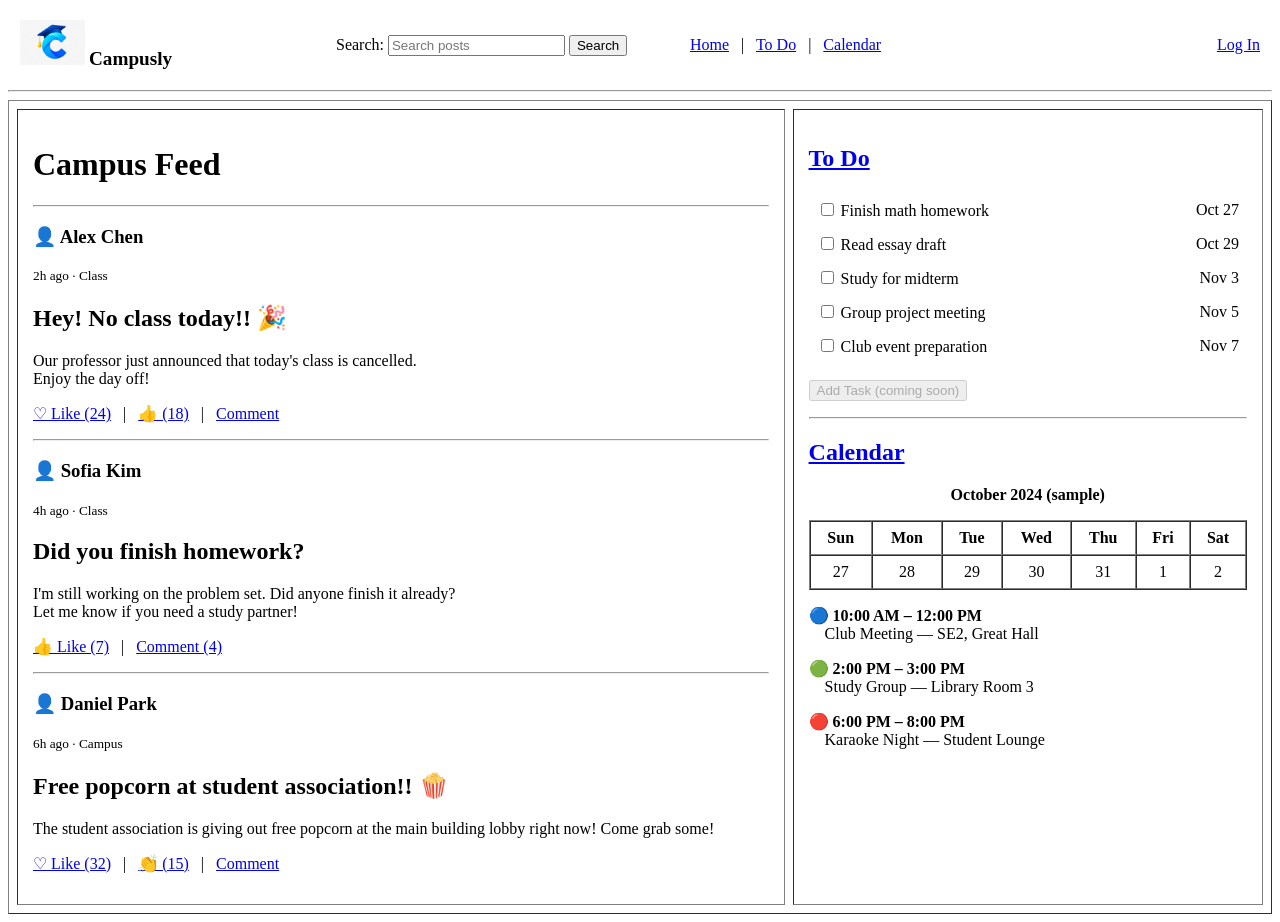
<file: index.html>
<!DOCTYPE html>
<html lang="en">
<head>
  <meta charset="UTF-8">
  <meta name="viewport" content="width=device-width, initial-scale=1.0">
  <title>Campusly | Home</title>
</head>
<body>
  <!-- HTML-only prototype: no CSS and no JavaScript. -->
  <header>
  <table width="100%" cellpadding="12" cellspacing="0">
    <tr>
      <td width="25%" valign="middle"><a href="index.html"><img src="assets/campusly-logo.png" alt="Campusly logo" width="65" height="45"></a> <big><b>Campusly</b></big></td>
      <td width="28%" valign="middle"><form action="index.html#feed" method="get"><label for="search">Search:</label> <input id="search" name="q" type="search" placeholder="Search posts"> <button type="submit">Search</button></form></td>
      <td valign="middle"><nav><a href="index.html">Home</a> &nbsp; | &nbsp; <a href="todo.html">To Do</a> &nbsp; | &nbsp; <a href="calendar.html">Calendar</a></nav></td>
      <td align="right" valign="middle"><a href="login.html">Log In</a></td>
    </tr>
  </table>
  <hr>
  </header>
  <main id="home">
    <table width="100%" border="1" cellpadding="15" cellspacing="8">
      <tr>
        <td width="62%" valign="top" id="feed">
          <h1>Campus Feed</h1>
          <hr>
          <article>
            <h3>👤 Alex Chen</h3>
            <small>2h ago · Class</small>
            <h2>Hey! No class today!! 🎉</h2>
            <p>Our professor just announced that today's class is cancelled.<br>Enjoy the day off!</p>
            <p><a href="#feed">♡ Like (24)</a> &nbsp; | &nbsp; <a href="#feed">👍 (18)</a> &nbsp; | &nbsp; <a href="#feed">Comment</a></p>
          </article>
          <hr>
          <article>
            <h3>👤 Sofia Kim</h3>
            <small>4h ago · Class</small>
            <h2>Did you finish homework?</h2>
            <p>I'm still working on the problem set. Did anyone finish it already?<br>Let me know if you need a study partner!</p>
            <p><a href="#feed">👍 Like (7)</a> &nbsp; | &nbsp; <a href="#feed">Comment (4)</a></p>
          </article>
          <hr>
          <article>
            <h3>👤 Daniel Park</h3>
            <small>6h ago · Campus</small>
            <h2>Free popcorn at student association!! 🍿</h2>
            <p>The student association is giving out free popcorn at the main building lobby right now! Come grab some!</p>
            <p><a href="#feed">♡ Like (32)</a> &nbsp; | &nbsp; <a href="#feed">👏 (15)</a> &nbsp; | &nbsp; <a href="#feed">Comment</a></p>
          </article>
        </td>
        <td width="38%" valign="top">
          <section id="todo">
            <h1><a href="todo.html">To Do</a></h1>
            <form>
              <table width="100%" cellpadding="6">
                <tr><td><label><input type="checkbox"> Finish math homework</label></td><td align="right">Oct 27</td></tr>
                <tr><td><label><input type="checkbox"> Read essay draft</label></td><td align="right">Oct 29</td></tr>
                <tr><td><label><input type="checkbox"> Study for midterm</label></td><td align="right">Nov 3</td></tr>
                <tr><td><label><input type="checkbox"> Group project meeting</label></td><td align="right">Nov 5</td></tr>
                <tr><td><label><input type="checkbox"> Club event preparation</label></td><td align="right">Nov 7</td></tr>
              </table>
              <p><button type="button" disabled>Add Task (coming soon)</button></p>
            </form>
          </section>
          <hr>
          <section id="calendar">
            <h1><a href="calendar.html">Calendar</a></h1>
            <p align="center"><b>October 2024 (sample)</b></p>
            <table border="1" cellpadding="7" cellspacing="0" width="100%">
              <tr><th>Sun</th><th>Mon</th><th>Tue</th><th>Wed</th><th>Thu</th><th>Fri</th><th>Sat</th></tr>
              <tr align="center"><td>27</td><td>28</td><td>29</td><td>30</td><td>31</td><td>1</td><td>2</td></tr>
            </table>
            <p>🔵 <b>10:00 AM – 12:00 PM</b><br>&nbsp;&nbsp;&nbsp;&nbsp;Club Meeting — SE2, Great Hall</p>
            <p>🟢 <b>2:00 PM – 3:00 PM</b><br>&nbsp;&nbsp;&nbsp;&nbsp;Study Group — Library Room 3</p>
            <p>🔴 <b>6:00 PM – 8:00 PM</b><br>&nbsp;&nbsp;&nbsp;&nbsp;Karaoke Night — Student Lounge</p>
          </section>
        </td>
      </tr>
    </table>
  </main>
</body>
</html>
</file>
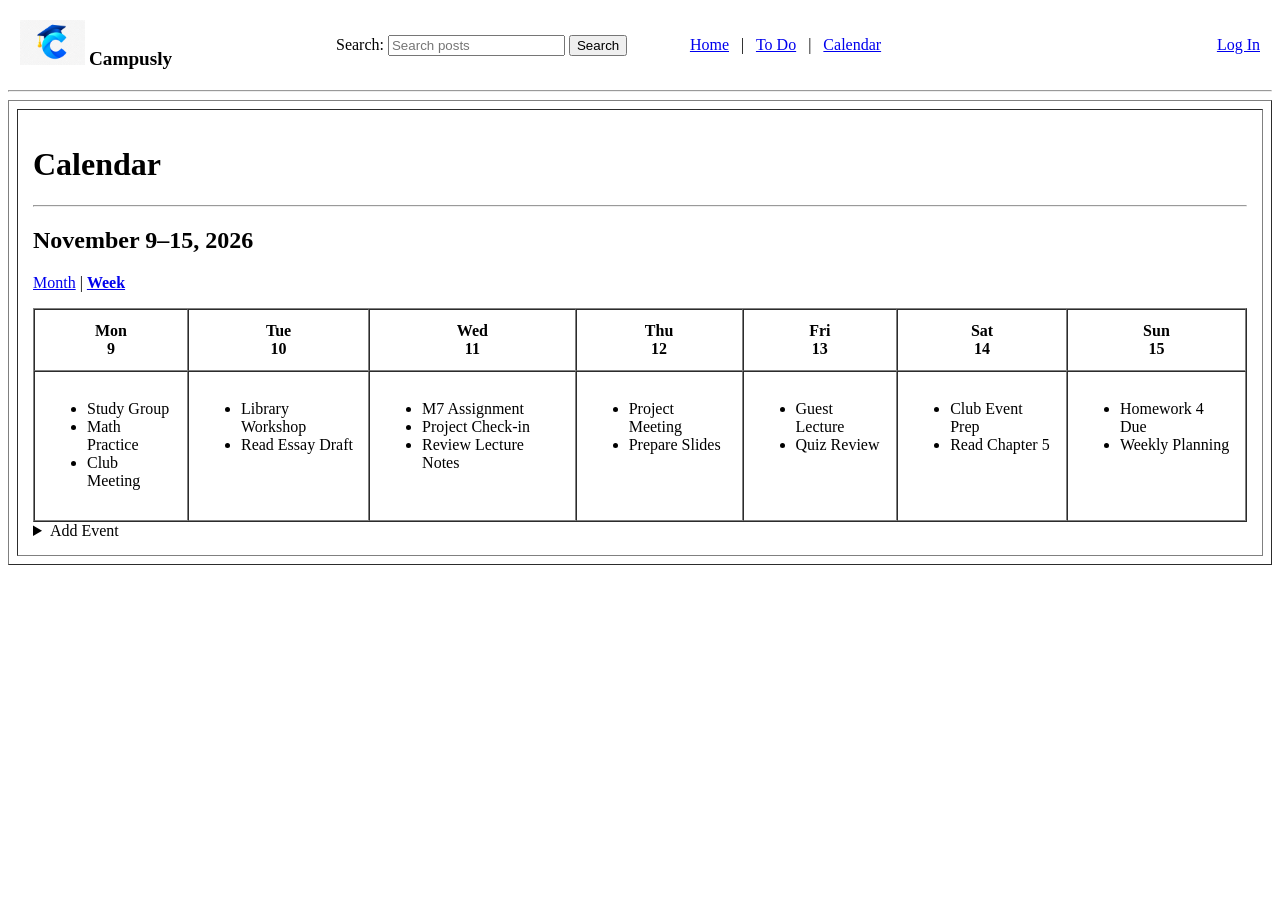
<file: calendar-week.html>
<!DOCTYPE html>
<html lang="en">
<head>
  <meta charset="UTF-8">
  <meta name="viewport" content="width=device-width, initial-scale=1.0">
  <title>Campusly | Calendar Week</title>
</head>
<body>
  <header>
  <table width="100%" cellpadding="12" cellspacing="0">
    <tr>
      <td width="25%" valign="middle"><a href="index.html"><img src="assets/campusly-logo.png" alt="Campusly logo" width="65" height="45"></a> <big><b>Campusly</b></big></td>
      <td width="28%" valign="middle"><form action="index.html#feed" method="get"><label for="search">Search:</label> <input id="search" name="q" type="search" placeholder="Search posts"> <button type="submit">Search</button></form></td>
      <td valign="middle"><nav><a href="index.html">Home</a> &nbsp; | &nbsp; <a href="todo.html">To Do</a> &nbsp; | &nbsp; <a href="calendar.html">Calendar</a></nav></td>
      <td align="right" valign="middle"><a href="login.html">Log In</a></td>
    </tr>
  </table>
  <hr>
  </header>
  <main>
    <table width="100%" border="1" cellpadding="15" cellspacing="8">
      <tr>
        <td valign="top">
          <h1>Calendar</h1>
          <hr>
          <h2>November 9–15, 2026</h2>
          <p><a href="calendar.html">Month</a> | <a href="calendar-week.html" aria-current="page"><b>Week</b></a></p>
          <table border="1" width="100%" cellpadding="12" cellspacing="0">
            <thead>
              <tr><th scope="col">Mon<br>9</th><th scope="col">Tue<br>10</th><th scope="col">Wed<br>11</th><th scope="col">Thu<br>12</th><th scope="col">Fri<br>13</th><th scope="col">Sat<br>14</th><th scope="col">Sun<br>15</th></tr>
            </thead>
            <tbody>
              <tr height="150">
                <td valign="top"><ul><li>Study Group</li><li>Math Practice</li><li>Club Meeting</li></ul></td>
                <td valign="top"><ul><li>Library Workshop</li><li>Read Essay Draft</li></ul></td>
                <td valign="top"><ul><li>M7 Assignment</li><li>Project Check-in</li><li>Review Lecture Notes</li></ul></td>
                <td valign="top"><ul><li>Project Meeting</li><li>Prepare Slides</li></ul></td>
                <td valign="top"><ul><li>Guest Lecture</li><li>Quiz Review</li></ul></td>
                <td valign="top"><ul><li>Club Event Prep</li><li>Read Chapter 5</li></ul></td>
                <td valign="top"><ul><li>Homework 4 Due</li><li>Weekly Planning</li></ul></td>
              </tr>
            </tbody>
          </table>
          <details>
            <summary>Add Event</summary>
            <form action="calendar-week.html" method="get">
              <p><label for="event-title">Title</label> <input id="event-title" type="text" required></p>
              <p><label for="event-date">Date</label> <input id="event-date" type="date" required></p>
              <button type="submit">Save</button>
            </form>
          </details>
        </td>
      </tr>
    </table>
  </main>
</body>
</html>
</file>
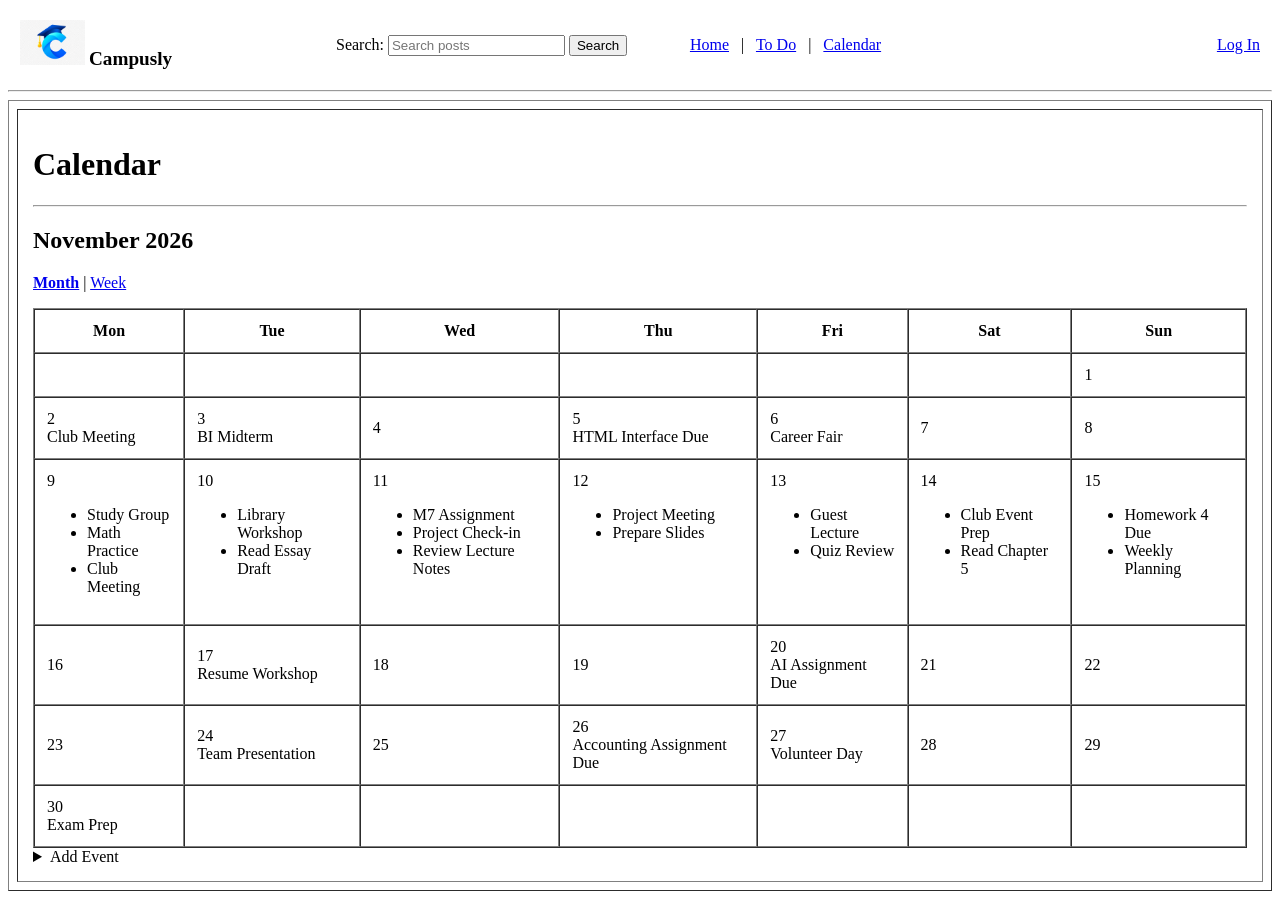
<file: calendar.html>
<!DOCTYPE html>
<html lang="en">
<head>
  <meta charset="UTF-8">
  <meta name="viewport" content="width=device-width, initial-scale=1.0">
  <title>Campusly | Calendar</title>
</head>
<body>
  <header>
  <table width="100%" cellpadding="12" cellspacing="0">
    <tr>
      <td width="25%" valign="middle"><a href="index.html"><img src="assets/campusly-logo.png" alt="Campusly logo" width="65" height="45"></a> <big><b>Campusly</b></big></td>
      <td width="28%" valign="middle"><form action="index.html#feed" method="get"><label for="search">Search:</label> <input id="search" name="q" type="search" placeholder="Search posts"> <button type="submit">Search</button></form></td>
      <td valign="middle"><nav><a href="index.html">Home</a> &nbsp; | &nbsp; <a href="todo.html">To Do</a> &nbsp; | &nbsp; <a href="calendar.html">Calendar</a></nav></td>
      <td align="right" valign="middle"><a href="login.html">Log In</a></td>
    </tr>
  </table>
  <hr>
  </header>
  <main>
    <table width="100%" border="1" cellpadding="15" cellspacing="8">
      <tr>
        <td valign="top">
          <h1>Calendar</h1>
          <hr>
          <h2>November 2026</h2>
          <p><a href="calendar.html" aria-current="page"><b>Month</b></a> | <a href="calendar-week.html">Week</a></p>
          <table border="1" width="100%" cellpadding="12" cellspacing="0">
            <thead>
              <tr><th scope="col">Mon</th><th scope="col">Tue</th><th scope="col">Wed</th><th scope="col">Thu</th><th scope="col">Fri</th><th scope="col">Sat</th><th scope="col">Sun</th></tr>
            </thead>
            <tbody>
              <tr><td></td><td></td><td></td><td></td><td></td><td></td><td>1</td></tr>
              <tr><td>2<br>Club Meeting</td><td>3<br>BI Midterm</td><td>4</td><td>5<br>HTML Interface Due</td><td>6<br>Career Fair</td><td>7</td><td>8</td></tr>
              <tr>
                <td valign="top">9<ul><li>Study Group</li><li>Math Practice</li><li>Club Meeting</li></ul></td>
                <td valign="top">10<ul><li>Library Workshop</li><li>Read Essay Draft</li></ul></td>
                <td valign="top">11<ul><li>M7 Assignment</li><li>Project Check-in</li><li>Review Lecture Notes</li></ul></td>
                <td valign="top">12<ul><li>Project Meeting</li><li>Prepare Slides</li></ul></td>
                <td valign="top">13<ul><li>Guest Lecture</li><li>Quiz Review</li></ul></td>
                <td valign="top">14<ul><li>Club Event Prep</li><li>Read Chapter 5</li></ul></td>
                <td valign="top">15<ul><li>Homework 4 Due</li><li>Weekly Planning</li></ul></td>
              </tr>
              <tr><td>16</td><td>17<br>Resume Workshop</td><td>18</td><td>19</td><td>20<br>AI Assignment Due</td><td>21</td><td>22</td></tr>
              <tr><td>23</td><td>24<br>Team Presentation</td><td>25</td><td>26<br>Accounting Assignment Due</td><td>27<br>Volunteer Day</td><td>28</td><td>29</td></tr>
              <tr><td>30<br>Exam Prep</td><td></td><td></td><td></td><td></td><td></td><td></td></tr>
            </tbody>
          </table>
          <details>
            <summary>Add Event</summary>
            <form action="calendar.html" method="get">
              <p><label for="event-title">Title</label> <input id="event-title" type="text" required></p>
              <p><label for="event-date">Date</label> <input id="event-date" type="date" required></p>
              <button type="submit">Save</button>
            </form>
          </details>
        </td>
      </tr>
    </table>
  </main>
</body>
</html>
</file>
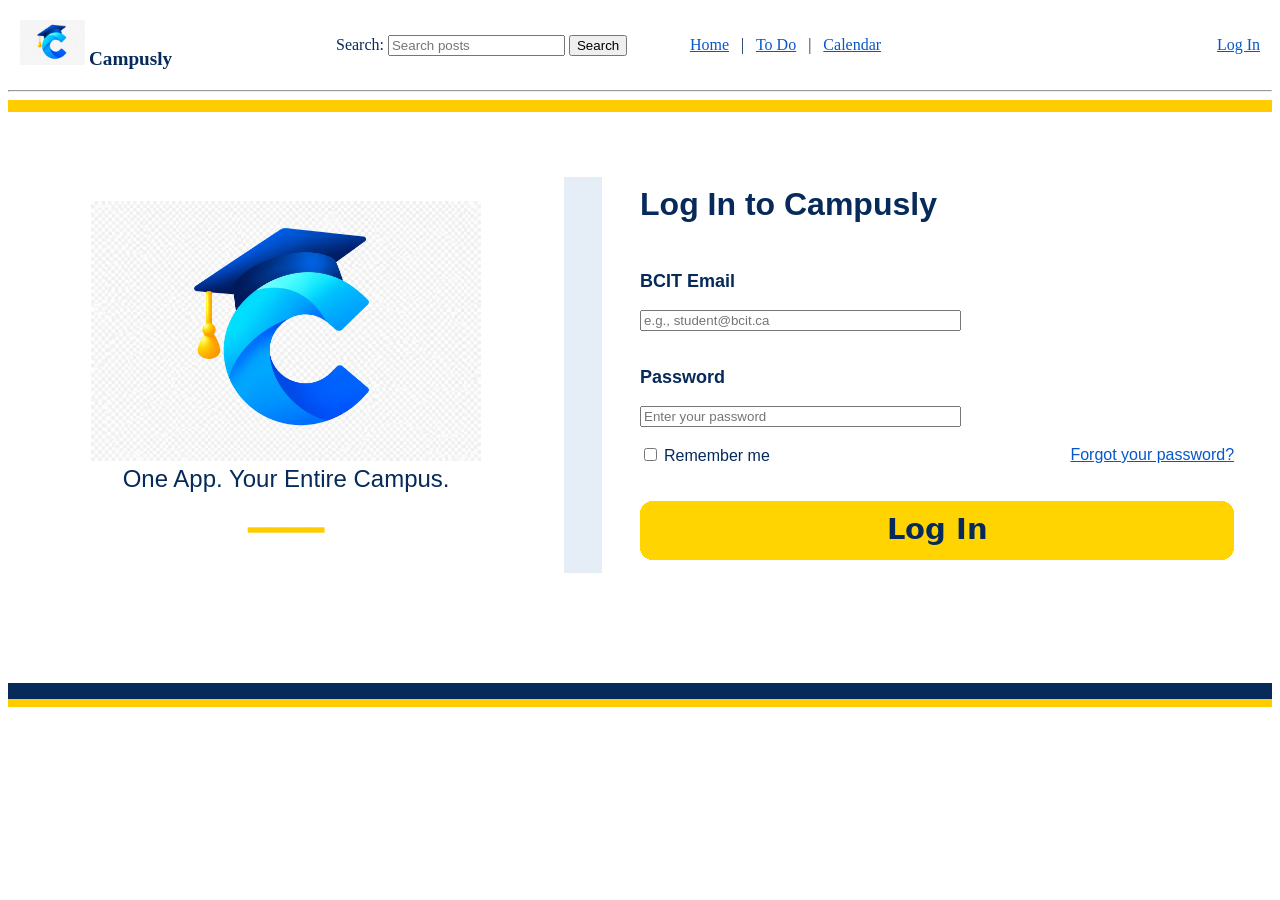
<file: login.html>
<!DOCTYPE html>
<html lang="en">
<head>
  <meta charset="UTF-8">
  <meta name="viewport" content="width=device-width, initial-scale=1.0">
  <title>Log In | Campusly</title>
</head>
<body bgcolor="#FFFFFF" text="#062A59" link="#0757C9" vlink="#0757C9">
  <!-- HTML-only prototype. No CSS or JavaScript. Login requires a server-side authentication handler. -->
  <header>
  <table width="100%" cellpadding="12" cellspacing="0">
    <tr>
      <td width="25%" valign="middle"><a href="index.html"><img src="assets/campusly-logo.png" alt="Campusly logo" width="65" height="45"></a> <big><b>Campusly</b></big></td>
      <td width="28%" valign="middle"><form action="index.html#feed" method="get"><label for="search">Search:</label> <input id="search" name="q" type="search" placeholder="Search posts"> <button type="submit">Search</button></form></td>
      <td valign="middle"><nav><a href="index.html">Home</a> &nbsp; | &nbsp; <a href="todo.html">To Do</a> &nbsp; | &nbsp; <a href="calendar.html">Calendar</a></nav></td>
      <td align="right" valign="middle"><a href="login.html">Log In</a></td>
    </tr>
  </table>
  <hr>
  </header>
  <table width="100%" cellpadding="0" cellspacing="0" border="0">
    <tr bgcolor="#FFCC00"><td height="12" colspan="3"></td></tr>
    <tr><td colspan="3" height="65"></td></tr>
    <tr>
      <td width="44%" align="center" valign="middle">
        <img src="assets/campusly-logo.png" alt="Campusly logo" width="390"><br>
        <font face="Arial, sans-serif" color="#062A59" size="5">One App. Your Entire Campus.</font><br><br>
        <font color="#FFCC00" size="6">━━━━</font>
      </td>
      <td width="3%" bgcolor="#E5EDF6">&nbsp;</td>
      <td width="53%" valign="top" align="center">
        <table width="80%" cellpadding="9" cellspacing="0" border="0">
          <tr><td><font face="Arial, sans-serif" color="#062A59" size="6"><b>Log In to Campusly</b></font></td></tr>
          <tr><td height="12"></td></tr>
          <tr><td>
            <form action="#" method="post">
              <font face="Arial, sans-serif" size="4"><b>BCIT Email</b></font><br><br>
              <input type="email" name="email" placeholder="e.g., student@bcit.ca" size="38" required><br><br><br>
              <font face="Arial, sans-serif" size="4"><b>Password</b></font><br><br>
              <input type="password" name="password" placeholder="Enter your password" size="38" required><br><br>
              <table width="100%" border="0" cellpadding="0" cellspacing="0"><tr>
                <td><label><input type="checkbox" name="remember"> <font face="Arial, sans-serif">Remember me</font></label></td>
                <td align="right"><font face="Arial, sans-serif"><a href="#">Forgot your password?</a></font></td>
              </tr></table><br><br>
              <table width="100%" cellpadding="0" cellspacing="0" border="0"><tr><td align="center">
                <input type="image" src="assets/login-button.png" alt="Log In" width="594" height="59">
              </td></tr></table>
            </form>
          </td></tr>
        </table>
      </td>
    </tr>
    <tr><td colspan="3" height="110"></td></tr>
    <tr bgcolor="#062A59"><td colspan="3" height="16"></td></tr>
    <tr bgcolor="#FFCC00"><td colspan="3" height="8"></td></tr>
  </table>
</body>
</html>
</file>
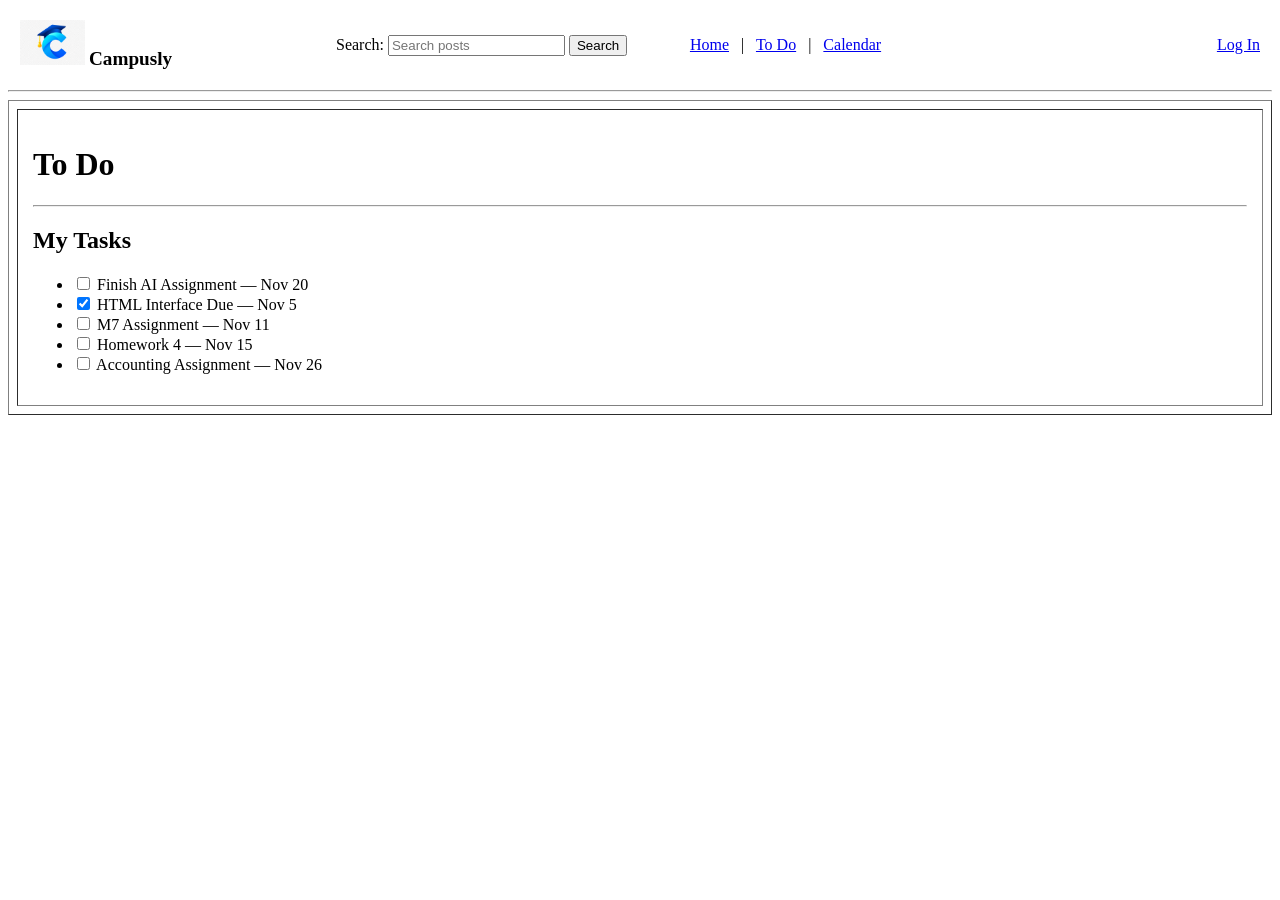
<file: todo.html>
<!DOCTYPE html>
<html lang="en">
<head>
  <meta charset="UTF-8">
  <meta name="viewport" content="width=device-width, initial-scale=1.0">
  <title>Campusly - To Do</title>
  <link rel="icon" type="image/png" href="assets/campusly-logo.png">
</head>
<body>

  <header>
  <table width="100%" cellpadding="12" cellspacing="0">
    <tr>
      <td width="25%" valign="middle"><a href="index.html"><img src="assets/campusly-logo.png" alt="Campusly logo" width="65" height="45"></a> <big><b>Campusly</b></big></td>
      <td width="28%" valign="middle"><form action="index.html#feed" method="get"><label for="search">Search:</label> <input id="search" name="q" type="search" placeholder="Search posts"> <button type="submit">Search</button></form></td>
      <td valign="middle"><nav><a href="index.html">Home</a> &nbsp; | &nbsp; <a href="todo.html">To Do</a> &nbsp; | &nbsp; <a href="calendar.html">Calendar</a></nav></td>
      <td align="right" valign="middle"><a href="login.html">Log In</a></td>
    </tr>
  </table>
  <hr>
  </header>

  <main>
    <table width="100%" border="1" cellpadding="15" cellspacing="8">
      <tr>
        <td valign="top">
          <h1>To Do</h1>
          <hr>
          <h2>My Tasks</h2>
          <ul>
            <li><input type="checkbox" id="task1"><label for="task1"> Finish AI Assignment</label> — Nov 20</li>
            <li><input type="checkbox" id="task2" checked><label for="task2"> HTML Interface Due</label> — Nov 5</li>
            <li><input type="checkbox" id="task3"><label for="task3"> M7 Assignment</label> — Nov 11</li>
            <li><input type="checkbox" id="task4"><label for="task4"> Homework 4</label> — Nov 15</li>
            <li><input type="checkbox" id="task5"><label for="task5"> Accounting Assignment</label> — Nov 26</li>
          </ul>
        </td>
      </tr>
    </table>
  </main>

</body>
</html>
</file>
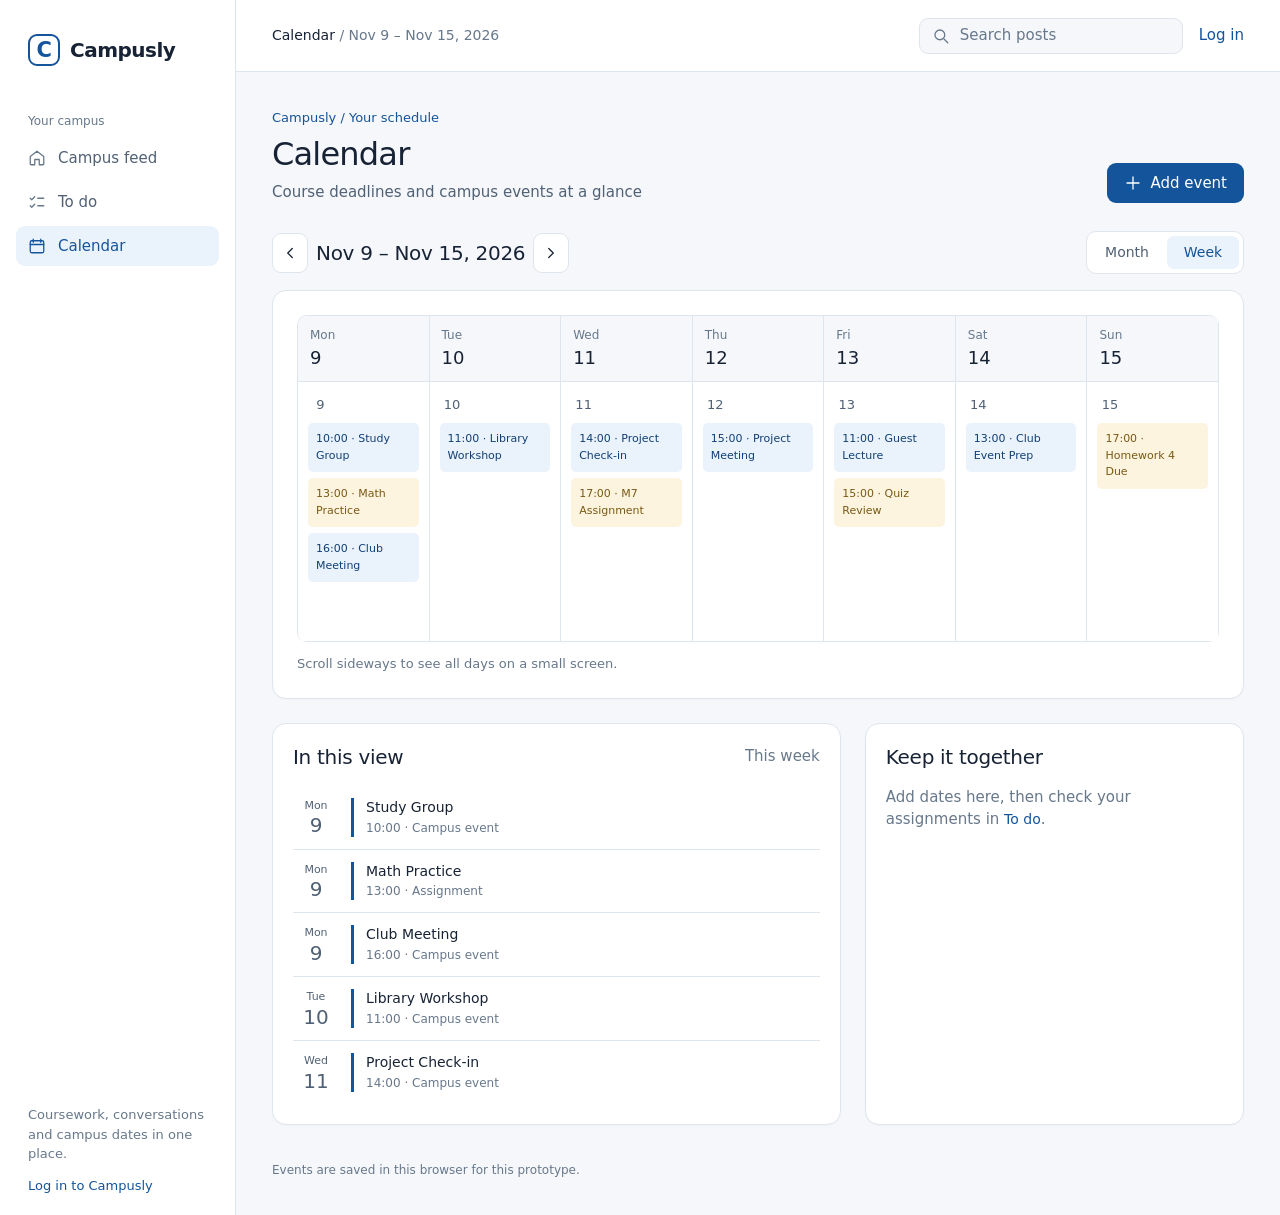
<file: temp/calendar-week.html>
﻿<!doctype html>
<html lang="en">
<head>
  <meta charset="utf-8"><meta name="viewport" content="width=device-width, initial-scale=1">
  <meta name="theme-color" content="#f5f7fa">
  <title>Calendar | Campusly</title>
  <link rel="icon" type="image/svg+xml" href="assets/favicon.svg">
  <link rel="stylesheet" href="styles.css"><script src="app.js" defer></script>
</head>
<body data-page="calendar-week">
  <div class="app-shell">
    <aside class="sidebar" aria-label="Main navigation">
      <a class="brand" href="smoke.html"><span class="brand-mark" aria-hidden="true">C</span>Campusly</a>
      <p class="side-label">Your campus</p>
      <nav class="side-nav" aria-label="Primary">
        <a class="side-link" href="smoke.html"><svg aria-hidden="true"><use href="assets/icons.svg#home"></use></svg>Campus feed</a>
        <a class="side-link" href="todo.html"><svg aria-hidden="true"><use href="assets/icons.svg#checklist"></use></svg>To do</a>
        <a class="side-link" href="calendar.html" aria-current="page"><svg aria-hidden="true"><use href="assets/icons.svg#calendar"></use></svg>Calendar</a>
      </nav>
      <div class="side-bottom"><p>Coursework, conversations and campus dates in one place.</p><a href="login.html">Log in to Campusly</a></div>
    </aside>
    <div class="app-main">
      <header class="topbar">
        <div class="topbar-context"><strong>Calendar</strong> <span class="muted">/ November 2026</span></div>
        <a class="mobile-brand" href="smoke.html">Campusly</a>
        <div class="topbar-actions">
          <form class="topbar-search" action="smoke.html" method="get" role="search"><svg aria-hidden="true"><use href="assets/icons.svg#search"></use></svg><label class="sr-only" for="site-search">Search posts</label><input id="site-search" name="q" type="search" placeholder="Search posts"></form>
          <a class="topbar-login" href="login.html">Log in</a>
        </div>
      </header>
      <main class="page">
        <div class="page-heading">
          <div><p class="eyebrow">Campusly / Your schedule</p><h1>Calendar</h1><p class="page-subtitle">Course deadlines and campus events at a glance</p></div>
          <button class="button button-primary" type="button" data-open-dialog="event-dialog"><svg aria-hidden="true"><use href="assets/icons.svg#plus"></use></svg>Add event</button>
        </div>
        <div class="calendar-toolbar">
          <div class="calendar-nav"><button class="button button-secondary button-icon" type="button" id="calendar-prev" aria-label="Previous week"><svg aria-hidden="true"><use href="assets/icons.svg#chevron-left"></use></svg></button><h2 class="calendar-title" id="calendar-title">November 2026</h2><button class="button button-secondary button-icon" type="button" id="calendar-next" aria-label="Next week"><svg aria-hidden="true"><use href="assets/icons.svg#chevron-right"></use></svg></button></div>
          <nav class="view-switch" aria-label="Calendar view"><a href="calendar.html">Month</a><a href="calendar-week.html" aria-current="page">Week</a></nav>
        </div>
        <div class="page-grid">
          <section class="card" aria-label="Weekly calendar"><div class="calendar-scroll"><div id="calendar-grid" class="calendar-grid"></div></div><p class="calendar-note">Scroll sideways to see all days on a small screen.</p><noscript><p>Enable JavaScript to view the sample calendar.</p></noscript></section>
          <aside class="stack">
            <section class="card card-compact"><div class="card-heading"><h2>In this view</h2><span class="muted" id="agenda-period"></span></div><div id="calendar-agenda" class="agenda-list"></div></section>
            <section class="card card-compact"><div class="card-heading"><h2>Keep it together</h2></div><p class="muted" style="margin:0">Add dates here, then check your assignments in <a class="text-link" href="todo.html">To do</a>.</p></section>
          </aside>
        </div>
        <footer class="site-footer">Events are saved in this browser for this prototype.</footer>
      </main>
    </div>
  </div>
  <dialog id="event-dialog" aria-labelledby="event-dialog-title">
    <div class="dialog-heading"><h2 id="event-dialog-title">Add an event</h2><button class="button button-quiet button-icon" type="button" data-close-dialog aria-label="Close"><svg aria-hidden="true"><use href="assets/icons.svg#close"></use></svg></button></div>
    <form id="event-form" class="form-grid">
      <label class="field">Event title<input class="input" name="title" maxlength="100" placeholder="e.g. Study group" required></label>
      <div class="form-row"><label class="field">Date<input class="input" name="date" type="date" required></label><label class="field">Time<input class="input" name="time" type="time" required></label></div>
      <label class="field">Type<select class="select" name="kind"><option value="event">Campus event</option><option value="assignment">Assignment</option></select></label>
      <div class="form-actions"><button class="button button-secondary" type="button" data-close-dialog>Cancel</button><button class="button button-primary" type="submit">Save event</button></div>
    </form>
  </dialog>
</body>
</html>
</file>
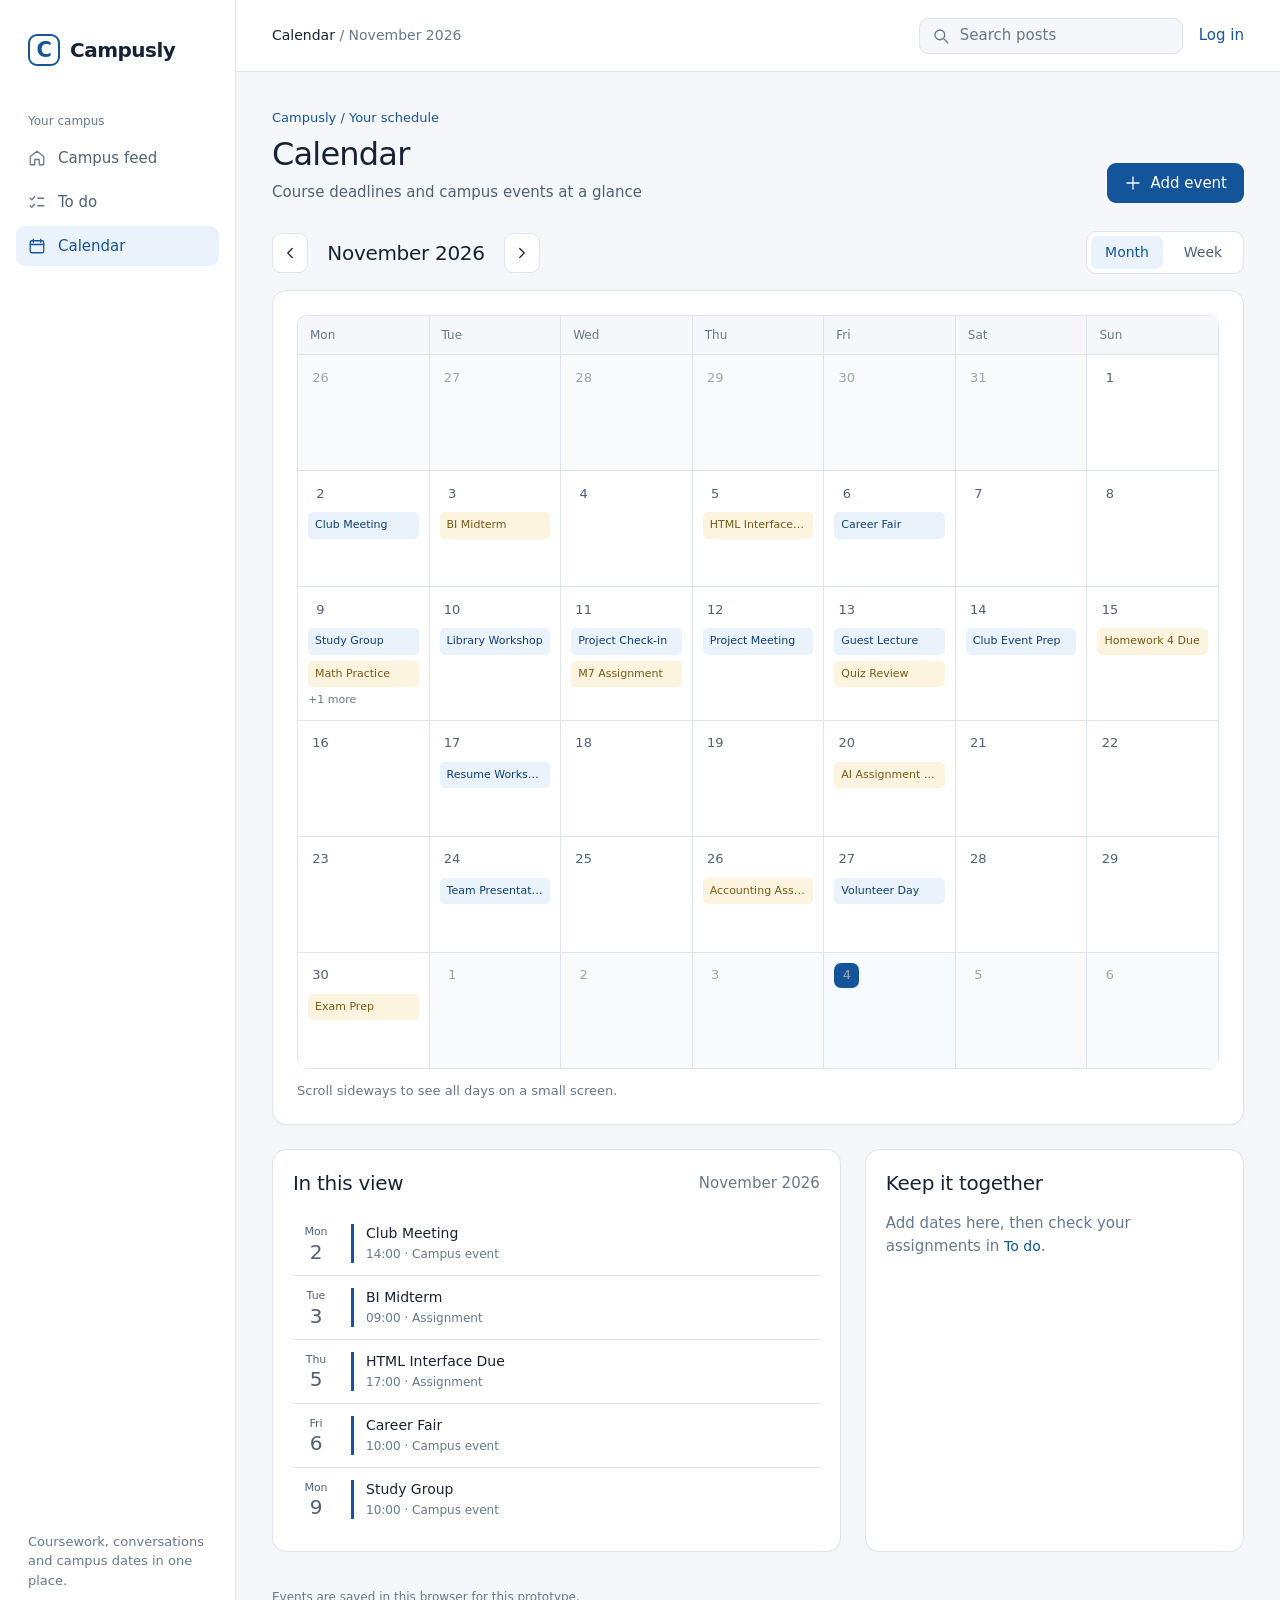
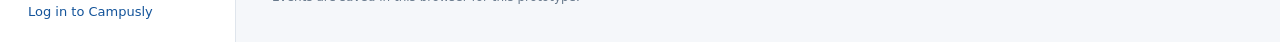
<file: temp/calendar.html>
﻿<!doctype html>
<html lang="en">
<head>
  <meta charset="utf-8"><meta name="viewport" content="width=device-width, initial-scale=1">
  <meta name="theme-color" content="#f5f7fa">
  <title>Calendar | Campusly</title>
  <link rel="icon" type="image/svg+xml" href="assets/favicon.svg">
  <link rel="stylesheet" href="styles.css"><script src="app.js" defer></script>
</head>
<body data-page="calendar-month">
  <div class="app-shell">
    <aside class="sidebar" aria-label="Main navigation">
      <a class="brand" href="smoke.html"><span class="brand-mark" aria-hidden="true">C</span>Campusly</a>
      <p class="side-label">Your campus</p>
      <nav class="side-nav" aria-label="Primary">
        <a class="side-link" href="smoke.html"><svg aria-hidden="true"><use href="assets/icons.svg#home"></use></svg>Campus feed</a>
        <a class="side-link" href="todo.html"><svg aria-hidden="true"><use href="assets/icons.svg#checklist"></use></svg>To do</a>
        <a class="side-link" href="calendar.html" aria-current="page"><svg aria-hidden="true"><use href="assets/icons.svg#calendar"></use></svg>Calendar</a>
      </nav>
      <div class="side-bottom"><p>Coursework, conversations and campus dates in one place.</p><a href="login.html">Log in to Campusly</a></div>
    </aside>
    <div class="app-main">
      <header class="topbar">
        <div class="topbar-context"><strong>Calendar</strong> <span class="muted">/ November 2026</span></div>
        <a class="mobile-brand" href="smoke.html">Campusly</a>
        <div class="topbar-actions">
          <form class="topbar-search" action="smoke.html" method="get" role="search"><svg aria-hidden="true"><use href="assets/icons.svg#search"></use></svg><label class="sr-only" for="site-search">Search posts</label><input id="site-search" name="q" type="search" placeholder="Search posts"></form>
          <a class="topbar-login" href="login.html">Log in</a>
        </div>
      </header>
      <main class="page">
        <div class="page-heading">
          <div><p class="eyebrow">Campusly / Your schedule</p><h1>Calendar</h1><p class="page-subtitle">Course deadlines and campus events at a glance</p></div>
          <button class="button button-primary" type="button" data-open-dialog="event-dialog"><svg aria-hidden="true"><use href="assets/icons.svg#plus"></use></svg>Add event</button>
        </div>
        <div class="calendar-toolbar">
          <div class="calendar-nav"><button class="button button-secondary button-icon" type="button" id="calendar-prev" aria-label="Previous month"><svg aria-hidden="true"><use href="assets/icons.svg#chevron-left"></use></svg></button><h2 class="calendar-title" id="calendar-title">November 2026</h2><button class="button button-secondary button-icon" type="button" id="calendar-next" aria-label="Next month"><svg aria-hidden="true"><use href="assets/icons.svg#chevron-right"></use></svg></button></div>
          <nav class="view-switch" aria-label="Calendar view"><a href="calendar.html" aria-current="page">Month</a><a href="calendar-week.html">Week</a></nav>
        </div>
        <div class="page-grid">
          <section class="card" aria-label="Monthly calendar"><div class="calendar-scroll"><div id="calendar-grid" class="calendar-grid"></div></div><p class="calendar-note">Scroll sideways to see all days on a small screen.</p><noscript><p>Enable JavaScript to view the sample calendar.</p></noscript></section>
          <aside class="stack">
            <section class="card card-compact"><div class="card-heading"><h2>In this view</h2><span class="muted" id="agenda-period"></span></div><div id="calendar-agenda" class="agenda-list"></div></section>
            <section class="card card-compact"><div class="card-heading"><h2>Keep it together</h2></div><p class="muted" style="margin:0">Add dates here, then check your assignments in <a class="text-link" href="todo.html">To do</a>.</p></section>
          </aside>
        </div>
        <footer class="site-footer">Events are saved in this browser for this prototype.</footer>
      </main>
    </div>
  </div>
  <dialog id="event-dialog" aria-labelledby="event-dialog-title">
    <div class="dialog-heading"><h2 id="event-dialog-title">Add an event</h2><button class="button button-quiet button-icon" type="button" data-close-dialog aria-label="Close"><svg aria-hidden="true"><use href="assets/icons.svg#close"></use></svg></button></div>
    <form id="event-form" class="form-grid">
      <label class="field">Event title<input class="input" name="title" maxlength="100" placeholder="e.g. Study group" required></label>
      <div class="form-row"><label class="field">Date<input class="input" name="date" type="date" required></label><label class="field">Time<input class="input" name="time" type="time" required></label></div>
      <label class="field">Type<select class="select" name="kind"><option value="event">Campus event</option><option value="assignment">Assignment</option></select></label>
      <div class="form-actions"><button class="button button-secondary" type="button" data-close-dialog>Cancel</button><button class="button button-primary" type="submit">Save event</button></div>
    </form>
  </dialog>
</body>
</html>
</file>
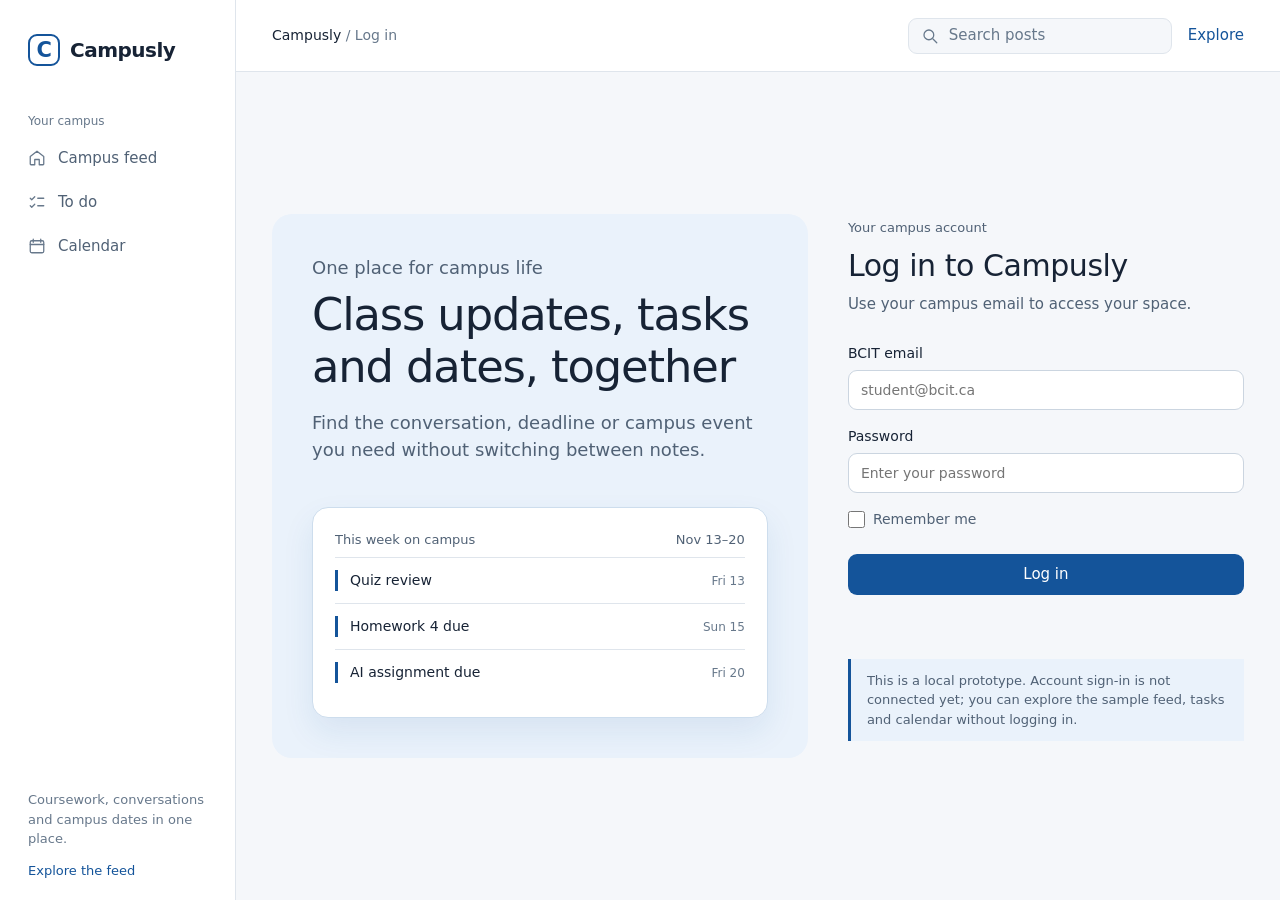
<file: temp/login.html>
﻿<!doctype html>
<html lang="en">
<head>
  <meta charset="utf-8"><meta name="viewport" content="width=device-width, initial-scale=1">
  <meta name="theme-color" content="#f5f7fa">
  <title>Log in | Campusly</title>
  <link rel="icon" type="image/svg+xml" href="assets/favicon.svg">
  <link rel="stylesheet" href="styles.css"><script src="app.js" defer></script>
</head>
<body data-page="login">
  <div class="app-shell">
    <aside class="sidebar" aria-label="Main navigation">
      <a class="brand" href="smoke.html"><span class="brand-mark" aria-hidden="true">C</span>Campusly</a>
      <p class="side-label">Your campus</p>
      <nav class="side-nav" aria-label="Primary">
        <a class="side-link" href="smoke.html"><svg aria-hidden="true"><use href="assets/icons.svg#home"></use></svg>Campus feed</a>
        <a class="side-link" href="todo.html"><svg aria-hidden="true"><use href="assets/icons.svg#checklist"></use></svg>To do</a>
        <a class="side-link" href="calendar.html"><svg aria-hidden="true"><use href="assets/icons.svg#calendar"></use></svg>Calendar</a>
      </nav>
      <div class="side-bottom"><p>Coursework, conversations and campus dates in one place.</p><a href="smoke.html">Explore the feed</a></div>
    </aside>
    <div class="app-main">
      <header class="topbar">
        <div class="topbar-context"><strong>Campusly</strong> <span class="muted">/ Log in</span></div>
        <a class="mobile-brand" href="smoke.html">Campusly</a>
        <div class="topbar-actions">
          <form class="topbar-search" action="smoke.html" method="get" role="search"><svg aria-hidden="true"><use href="assets/icons.svg#search"></use></svg><label class="sr-only" for="site-search">Search posts</label><input id="site-search" name="q" type="search" placeholder="Search posts"></form>
          <a class="topbar-login" href="smoke.html">Explore</a>
        </div>
      </header>
      <main class="page">
        <div class="login-layout">
          <section class="login-story">
            <p class="eyebrow">One place for campus life</p>
            <h1>Class updates, tasks and dates, together</h1>
            <p>Find the conversation, deadline or campus event you need without switching between notes.</p>
            <div class="preview" aria-label="Campusly preview">
              <div class="preview-heading"><span>This week on campus</span><span>Nov 13–20</span></div>
              <div class="preview-row"><span class="rule-date">Quiz review</span><time>Fri 13</time></div>
              <div class="preview-row"><span class="rule-date">Homework 4 due</span><time>Sun 15</time></div>
              <div class="preview-row"><span class="rule-date">AI assignment due</span><time>Fri 20</time></div>
            </div>
          </section>
          <section class="login-card" aria-labelledby="login-title">
            <p class="eyebrow">Your campus account</p>
            <h2 id="login-title">Log in to Campusly</h2>
            <p>Use your campus email to access your space.</p>
            <form id="login-form" class="form-grid">
              <label class="field">BCIT email<input class="input" name="email" type="email" autocomplete="email" placeholder="student@bcit.ca" required></label>
              <label class="field">Password<input class="input" name="password" type="password" autocomplete="current-password" placeholder="Enter your password" required></label>
              <label style="display:flex;align-items:center;gap:8px;color:var(--secondary);font-size:14px"><input type="checkbox" name="remember">Remember me</label>
              <button class="button button-primary" type="submit">Log in</button>
              <p id="login-status" class="status-message" role="status"></p>
            </form>
            <p class="login-note">This is a local prototype. Account sign-in is not connected yet; you can explore the sample feed, tasks and calendar without logging in.</p>
          </section>
        </div>
      </main>
    </div>
  </div>
</body>
</html>
</file>
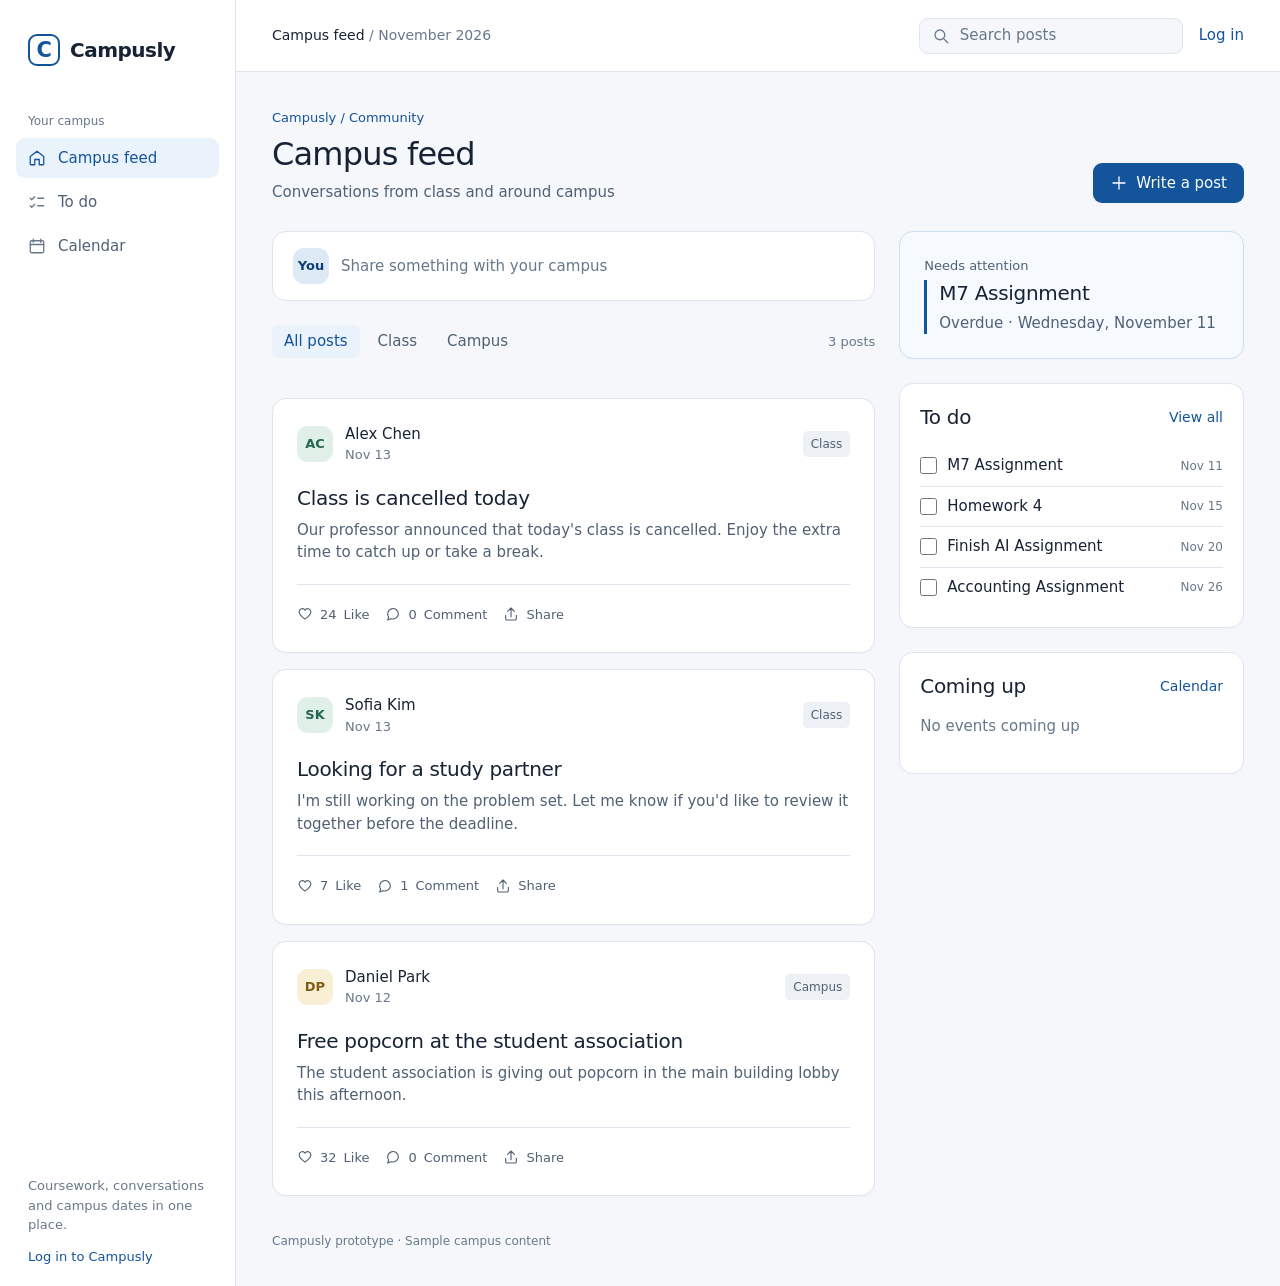
<file: temp/smoke.html>
﻿<!doctype html>
<html lang="en">
<head>
  <meta charset="utf-8">
  <meta name="viewport" content="width=device-width, initial-scale=1">
  <meta name="theme-color" content="#f5f7fa">
  <title>Campus feed | Campusly</title>
  <link rel="icon" type="image/svg+xml" href="assets/favicon.svg">
  <link rel="stylesheet" href="styles.css">
  <script src="app.js" defer></script>
</head>
<body data-page="home">
  <div class="app-shell">
    <aside class="sidebar" aria-label="Main navigation">
      <a class="brand" href="smoke.html"><span class="brand-mark" aria-hidden="true">C</span>Campusly</a>
      <p class="side-label">Your campus</p>
      <nav class="side-nav" aria-label="Primary">
        <a class="side-link" href="smoke.html" aria-current="page"><svg aria-hidden="true"><use href="assets/icons.svg#home"></use></svg>Campus feed</a>
        <a class="side-link" href="todo.html"><svg aria-hidden="true"><use href="assets/icons.svg#checklist"></use></svg>To do</a>
        <a class="side-link" href="calendar.html"><svg aria-hidden="true"><use href="assets/icons.svg#calendar"></use></svg>Calendar</a>
      </nav>
      <div class="side-bottom"><p>Coursework, conversations and campus dates in one place.</p><a href="login.html">Log in to Campusly</a></div>
    </aside>
    <div class="app-main">
      <header class="topbar">
        <div class="topbar-context"><strong>Campus feed</strong> <span class="muted">/ November 2026</span></div>
        <a class="mobile-brand" href="smoke.html">Campusly</a>
        <div class="topbar-actions">
          <form class="topbar-search" action="smoke.html" method="get" role="search">
            <svg aria-hidden="true"><use href="assets/icons.svg#search"></use></svg>
            <label class="sr-only" for="site-search">Search posts</label>
            <input id="site-search" name="q" type="search" placeholder="Search posts">
          </form>
          <a class="topbar-login" href="login.html">Log in</a>
        </div>
      </header>
      <main class="page">
        <div class="page-heading">
          <div><p class="eyebrow">Campusly / Community</p><h1>Campus feed</h1><p class="page-subtitle">Conversations from class and around campus</p></div>
          <button class="button button-primary" type="button" data-open-dialog="post-dialog"><svg aria-hidden="true"><use href="assets/icons.svg#plus"></use></svg>Write a post</button>
        </div>
        <div class="page-grid">
          <section class="stack" aria-label="Campus posts">
            <button class="composer-trigger" type="button" data-open-dialog="post-dialog"><span class="avatar">You</span><span>Share something with your campus</span></button>
            <div class="feed-toolbar"><div class="filter-row" role="group" aria-label="Filter posts">
              <button class="filter-button" type="button" data-feed-filter="all" aria-pressed="true">All posts</button>
              <button class="filter-button" type="button" data-feed-filter="Class" aria-pressed="false">Class</button>
              <button class="filter-button" type="button" data-feed-filter="Campus" aria-pressed="false">Campus</button>
            </div><span class="feed-count" id="feed-count"></span></div>
            <div id="post-list" class="post-list" aria-live="polite"></div>
            <noscript><p class="card">Enable JavaScript to view the sample feed and use the local prototype controls.</p></noscript>
          </section>
          <aside class="stack" aria-label="Your overview">
            <section class="card spotlight"><p class="eyebrow">Next deadline</p><div id="next-deadline"></div></section>
            <section class="card card-compact"><div class="card-heading"><h2>To do</h2><a class="text-link" href="todo.html">View all</a></div><ul id="home-task-list" class="mini-task-list"></ul></section>
            <section class="card card-compact"><div class="card-heading"><h2>Coming up</h2><a class="text-link" href="calendar.html">Calendar</a></div><div id="home-agenda" class="agenda-list"></div></section>
          </aside>
        </div>
        <footer class="site-footer">Campusly prototype · Sample campus content</footer>
      </main>
    </div>
  </div>
  <dialog id="post-dialog" aria-labelledby="post-dialog-title">
    <div class="dialog-heading"><h2 id="post-dialog-title">Write a post</h2><button class="button button-quiet button-icon" type="button" data-close-dialog aria-label="Close"><svg aria-hidden="true"><use href="assets/icons.svg#close"></use></svg></button></div>
    <form id="post-form" class="form-grid">
      <label class="field">Your name<input class="input" name="author" maxlength="40" placeholder="Your name" required></label>
      <label class="field">Title<input class="input" name="title" maxlength="100" placeholder="What is your post about?" required></label>
      <label class="field">Message<textarea class="textarea" name="body" maxlength="1000" placeholder="Add the details" required></textarea></label>
      <label class="field">Community<select class="select" name="category"><option>Class</option><option>Campus</option></select></label>
      <div class="form-actions"><button class="button button-secondary" type="button" data-close-dialog>Cancel</button><button class="button button-primary" type="submit">Publish post</button></div>
    </form>
  </dialog>
</body>
</html>
</file>
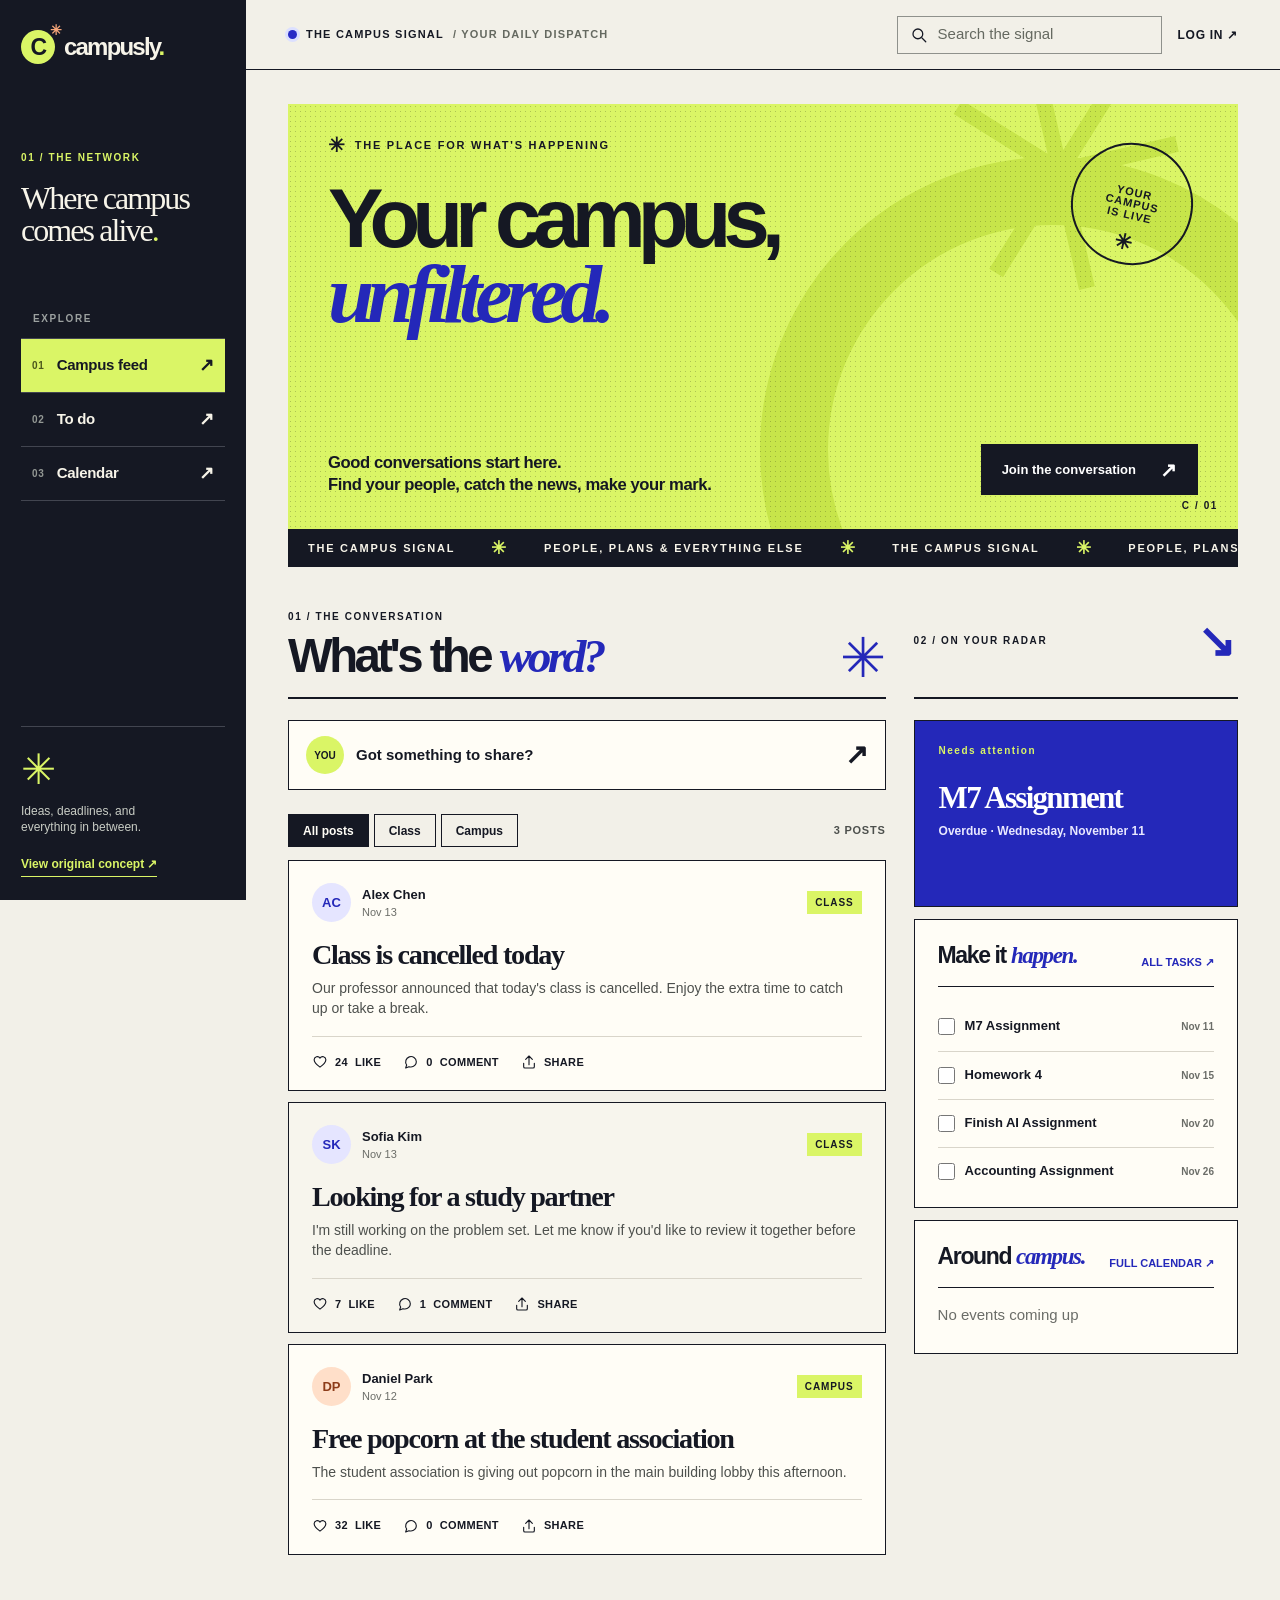
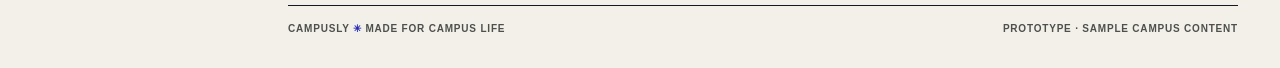
<file: temp/smoke2.html>
<!doctype html>
<html lang="en">
<head>
  <meta charset="utf-8">
  <meta name="viewport" content="width=device-width, initial-scale=1">
  <meta name="theme-color" content="#151823">
  <title>Campus signal | Campusly</title>
  <meta name="description" content="A bold new view of the Campusly campus feed.">
  <link rel="icon" type="image/svg+xml" href="assets/favicon.svg">
  <link rel="stylesheet" href="styles.css">
  <link rel="stylesheet" href="smoke2.css">
  <script src="app.js" defer></script>
</head>
<body class="smoke2" data-page="home">
  <div class="app-shell">
    <aside class="sidebar" aria-label="Main navigation">
      <a class="brand" href="smoke2.html"><span class="brand-mark" aria-hidden="true">C<span class="brand-spark">✳</span></span><span>campusly<span class="brand-period">.</span></span></a>
      <div class="side-intro"><span class="side-intro-index">01 / THE NETWORK</span><p>Where campus<br>comes alive<span>.</span></p></div>
      <p class="side-label">EXPLORE</p>
      <nav class="side-nav" aria-label="Primary">
        <a class="side-link" href="smoke2.html" aria-current="page"><span class="side-number">01</span> Campus feed <span class="side-arrow" aria-hidden="true">↗</span></a>
        <a class="side-link" href="todo.html"><span class="side-number">02</span> To do <span class="side-arrow" aria-hidden="true">↗</span></a>
        <a class="side-link" href="calendar.html"><span class="side-number">03</span> Calendar <span class="side-arrow" aria-hidden="true">↗</span></a>
      </nav>
      <div class="side-bottom"><span class="side-bottom-orbit" aria-hidden="true">✳</span><p>Ideas, deadlines, and everything in between.</p><a href="smoke.html">View original concept <span aria-hidden="true">↗</span></a></div>
    </aside>
    <div class="app-main">
      <header class="topbar">
        <div class="topbar-context"><span class="live-dot" aria-hidden="true"></span><strong>THE CAMPUS SIGNAL</strong><span class="topbar-edition"> / YOUR DAILY DISPATCH</span></div>
        <div class="topbar-actions">
          <form class="topbar-search" action="smoke2.html" method="get" role="search">
            <svg aria-hidden="true"><use href="assets/icons.svg#search"></use></svg>
            <label class="sr-only" for="site-search">Search posts</label>
            <input id="site-search" name="q" type="search" placeholder="Search the signal">
          </form>
          <a class="topbar-login" href="login.html">Log in <span aria-hidden="true">↗</span></a>
        </div>
      </header>
      <main class="page">
        <section class="hero" aria-labelledby="hero-title">
          <div class="hero-grain" aria-hidden="true"></div>
          <div class="hero-content">
            <p class="hero-kicker"><span class="hero-kicker-star" aria-hidden="true">✳</span> THE PLACE FOR WHAT'S HAPPENING</p>
            <h1 id="hero-title">Your campus,<br><em>unfiltered.</em></h1>
            <div class="hero-bottom"><p>Good conversations start here.<br>Find your people, catch the news, make your mark.</p><button class="button button-primary" type="button" data-open-dialog="post-dialog">Join the conversation <span aria-hidden="true">↗</span></button></div>
          </div>
          <div class="hero-stamp" aria-hidden="true"><span>YOUR<br>CAMPUS<br>IS LIVE</span><b>✳</b></div>
          <span class="hero-index" aria-hidden="true">C / 01</span>
        </section>

        <div class="signal-strip" aria-hidden="true"><div>THE CAMPUS SIGNAL <span>✳</span> PEOPLE, PLANS &amp; EVERYTHING ELSE <span>✳</span> THE CAMPUS SIGNAL <span>✳</span> PEOPLE, PLANS &amp; EVERYTHING ELSE <span>✳</span></div></div>

        <div class="page-grid">
          <section class="feed-section" aria-label="Campus posts">
            <div class="section-heading"><div><p class="section-index">01 / THE CONVERSATION</p><h2>What's the <em>word?</em></h2></div><span class="section-burst" aria-hidden="true">✳</span></div>
            <button class="composer-trigger" type="button" data-open-dialog="post-dialog"><span class="avatar">YOU</span><span>Got something to share?</span><span class="composer-plus" aria-hidden="true">↗</span></button>
            <div class="feed-toolbar"><div class="filter-row" role="group" aria-label="Filter posts">
              <button class="filter-button" type="button" data-feed-filter="all" aria-pressed="true">All posts</button>
              <button class="filter-button" type="button" data-feed-filter="Class" aria-pressed="false">Class</button>
              <button class="filter-button" type="button" data-feed-filter="Campus" aria-pressed="false">Campus</button>
            </div><span class="feed-count" id="feed-count"></span></div>
            <div id="post-list" class="post-list" aria-live="polite"></div>
            <noscript><p class="card">Enable JavaScript to view the sample feed and use the local prototype controls.</p></noscript>
          </section>
          <aside class="overview" aria-label="Your overview">
            <div class="overview-heading"><span>02 / ON YOUR RADAR</span><span aria-hidden="true">↘</span></div>
            <section class="card spotlight"><p class="eyebrow">UP NEXT</p><div id="next-deadline"></div></section>
            <section class="card card-compact tasks-card"><div class="card-heading"><h2>Make it <em>happen.</em></h2><a class="text-link" href="todo.html">All tasks ↗</a></div><ul id="home-task-list" class="mini-task-list"></ul></section>
            <section class="card card-compact agenda-card"><div class="card-heading"><h2>Around <em>campus.</em></h2><a class="text-link" href="calendar.html">Full calendar ↗</a></div><div id="home-agenda" class="agenda-list"></div></section>
          </aside>
        </div>
        <footer class="site-footer"><span>CAMPUSLY <span aria-hidden="true">✳</span> MADE FOR CAMPUS LIFE</span><span>Prototype · Sample campus content</span></footer>
      </main>
    </div>
  </div>
  <dialog id="post-dialog" aria-labelledby="post-dialog-title">
    <div class="dialog-heading"><h2 id="post-dialog-title">Say something.</h2><button class="button button-quiet button-icon" type="button" data-close-dialog aria-label="Close"><svg aria-hidden="true"><use href="assets/icons.svg#close"></use></svg></button></div>
    <form id="post-form" class="form-grid">
      <label class="field">Your name<input class="input" name="author" maxlength="40" placeholder="Your name" required></label>
      <label class="field">Title<input class="input" name="title" maxlength="100" placeholder="What is your post about?" required></label>
      <label class="field">Message<textarea class="textarea" name="body" maxlength="1000" placeholder="Add the details" required></textarea></label>
      <label class="field">Community<select class="select" name="category"><option>Class</option><option>Campus</option></select></label>
      <div class="form-actions"><button class="button button-secondary" type="button" data-close-dialog>Cancel</button><button class="button button-primary" type="submit">Publish post ↗</button></div>
    </form>
  </dialog>
</body>
</html>
</file>
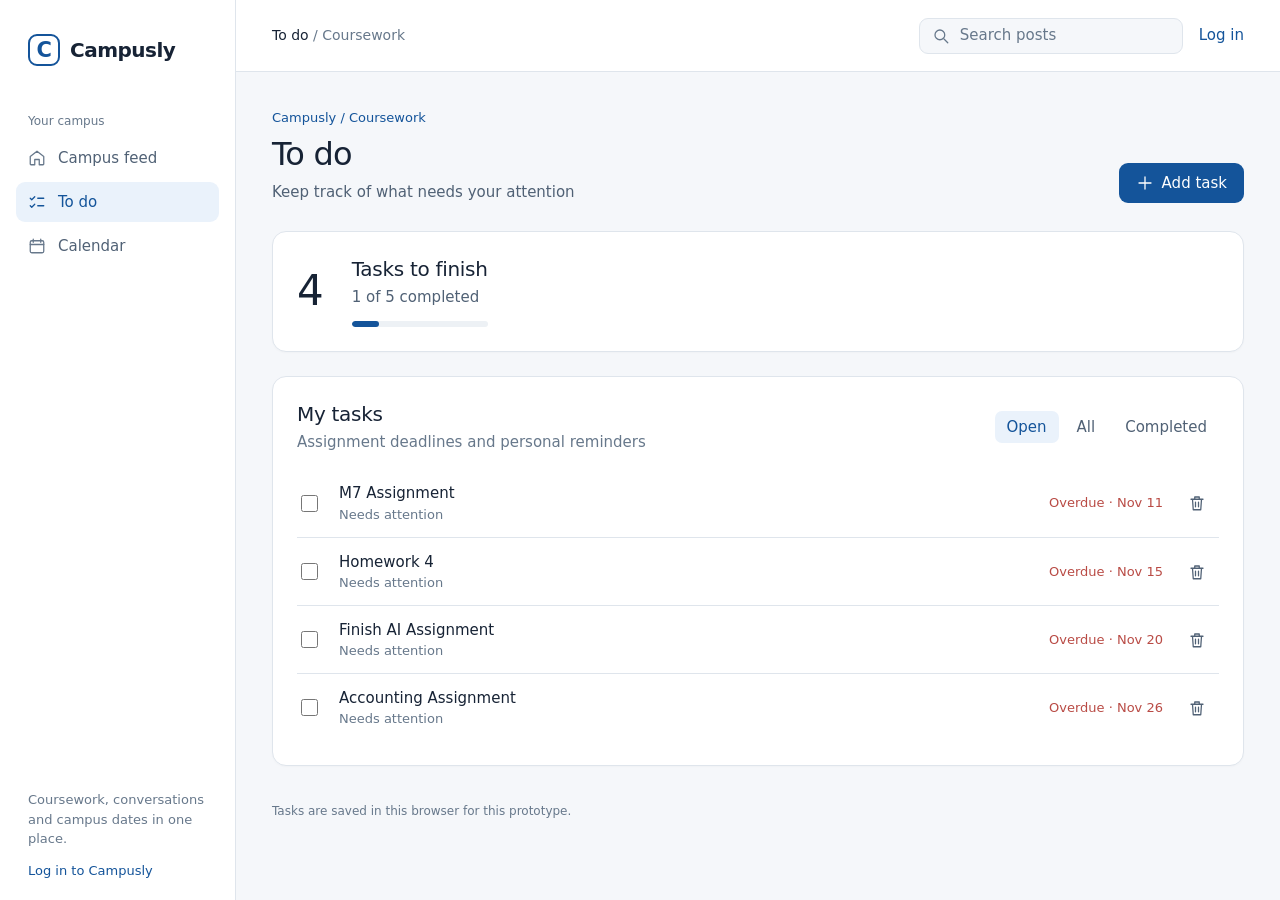
<file: temp/todo.html>
﻿<!doctype html>
<html lang="en">
<head>
  <meta charset="utf-8"><meta name="viewport" content="width=device-width, initial-scale=1">
  <meta name="theme-color" content="#f5f7fa">
  <title>To do | Campusly</title>
  <link rel="icon" type="image/svg+xml" href="assets/favicon.svg">
  <link rel="stylesheet" href="styles.css"><script src="app.js" defer></script>
</head>
<body data-page="todo">
  <div class="app-shell">
    <aside class="sidebar" aria-label="Main navigation">
      <a class="brand" href="smoke.html"><span class="brand-mark" aria-hidden="true">C</span>Campusly</a>
      <p class="side-label">Your campus</p>
      <nav class="side-nav" aria-label="Primary">
        <a class="side-link" href="smoke.html"><svg aria-hidden="true"><use href="assets/icons.svg#home"></use></svg>Campus feed</a>
        <a class="side-link" href="todo.html" aria-current="page"><svg aria-hidden="true"><use href="assets/icons.svg#checklist"></use></svg>To do</a>
        <a class="side-link" href="calendar.html"><svg aria-hidden="true"><use href="assets/icons.svg#calendar"></use></svg>Calendar</a>
      </nav>
      <div class="side-bottom"><p>Coursework, conversations and campus dates in one place.</p><a href="login.html">Log in to Campusly</a></div>
    </aside>
    <div class="app-main">
      <header class="topbar">
        <div class="topbar-context"><strong>To do</strong> <span class="muted">/ Coursework</span></div>
        <a class="mobile-brand" href="smoke.html">Campusly</a>
        <div class="topbar-actions">
          <form class="topbar-search" action="smoke.html" method="get" role="search"><svg aria-hidden="true"><use href="assets/icons.svg#search"></use></svg><label class="sr-only" for="site-search">Search posts</label><input id="site-search" name="q" type="search" placeholder="Search posts"></form>
          <a class="topbar-login" href="login.html">Log in</a>
        </div>
      </header>
      <main class="page">
        <div class="page-heading">
          <div><p class="eyebrow">Campusly / Coursework</p><h1>To do</h1><p class="page-subtitle">Keep track of what needs your attention</p></div>
          <button class="button button-primary" type="button" data-open-dialog="task-dialog"><svg aria-hidden="true"><use href="assets/icons.svg#plus"></use></svg>Add task</button>
        </div>
        <div class="stack">
          <section class="card task-summary" aria-label="Task progress"><div class="task-summary-number" id="task-open-count">0</div><div class="task-summary-copy"><h2 style="margin:0">Tasks to finish</h2><p id="task-progress-label"></p><div class="progress-track" role="progressbar" id="task-progress" aria-label="Tasks completed" aria-valuemin="0" aria-valuemax="100" aria-valuenow="0"><div class="progress-fill" id="task-progress-fill"></div></div></div></section>
          <section class="card">
            <div class="task-toolbar"><div><h2 style="margin:0 0 4px">My tasks</h2><p class="muted" style="margin:0">Assignment deadlines and personal reminders</p></div><div class="filter-row" role="group" aria-label="Filter tasks">
              <button class="filter-button" type="button" data-task-filter="open" aria-pressed="true">Open</button>
              <button class="filter-button" type="button" data-task-filter="all" aria-pressed="false">All</button>
              <button class="filter-button" type="button" data-task-filter="done" aria-pressed="false">Completed</button>
            </div></div>
            <ul id="task-list" class="task-list" aria-live="polite"></ul>
            <noscript><p>Enable JavaScript to view and update your sample tasks.</p></noscript>
          </section>
        </div>
        <footer class="site-footer">Tasks are saved in this browser for this prototype.</footer>
      </main>
    </div>
  </div>
  <dialog id="task-dialog" aria-labelledby="task-dialog-title">
    <div class="dialog-heading"><h2 id="task-dialog-title">Add a task</h2><button class="button button-quiet button-icon" type="button" data-close-dialog aria-label="Close"><svg aria-hidden="true"><use href="assets/icons.svg#close"></use></svg></button></div>
    <form id="task-form" class="form-grid">
      <label class="field">Task name<input class="input" name="title" maxlength="100" placeholder="e.g. Review lecture notes" required></label>
      <label class="field">Due date<input class="input" name="due" type="date" required></label>
      <div class="form-actions"><button class="button button-secondary" type="button" data-close-dialog>Cancel</button><button class="button button-primary" type="submit">Add task</button></div>
    </form>
  </dialog>
</body>
</html>
</file>
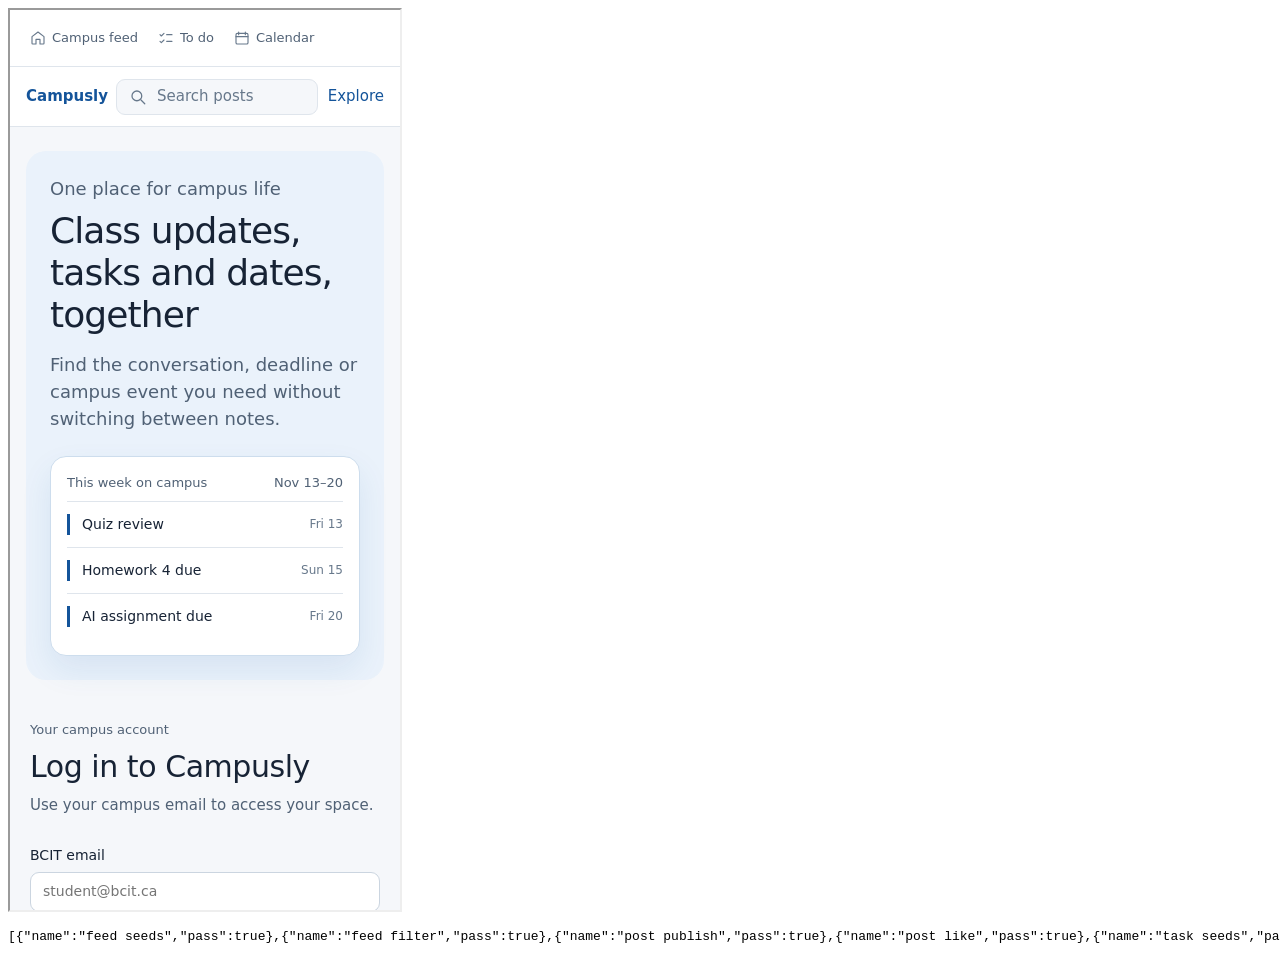
<file: temp/ui-smoke-test.html>
﻿<!doctype html><html><head><meta charset="utf-8"></head><body>
<iframe id="frame" style="width:1200px;height:900px"></iframe><pre id="result">Running</pre>
<script>
(async function () {
  const frame = document.getElementById("frame");
  const checks = [];
  function assert(name, condition) { checks.push({ name, pass: !!condition }); }
  function open(path) {
    return new Promise(resolve => {
      frame.onload = () => resolve(frame.contentDocument);
      frame.src = path;
    });
  }
  localStorage.removeItem("campusly-posts-v1");
  localStorage.removeItem("campusly-tasks-v1");
  localStorage.removeItem("campusly-events-v1");
  let doc = await open("smoke.html");
  assert("feed seeds", doc.querySelectorAll(".post").length === 3);
  doc.querySelector('[data-feed-filter="Class"]').click();
  assert("feed filter", doc.querySelectorAll(".post").length === 2);
  doc.querySelector('[data-feed-filter="all"]').click();
  doc.querySelector('[data-open-dialog="post-dialog"]').click();
  let form = doc.getElementById("post-form");
  form.elements.author.value = "Tester";
  form.elements.title.value = "Study note";
  form.elements.body.value = "Meet in the library";
  form.requestSubmit();
  assert("post publish", doc.querySelectorAll(".post").length === 4 && doc.getElementById("post-dialog").open === false);
  doc.querySelector("[data-like]").click();
  assert("post like", doc.querySelector("[data-like]").getAttribute("aria-pressed") === "true");
  doc = await open("todo.html");
  assert("task seeds", doc.querySelectorAll(".task-row").length === 4);
  doc.querySelector('[data-open-dialog="task-dialog"]').click();
  form = doc.getElementById("task-form");
  form.elements.title.value = "Test task";
  form.elements.due.value = "2026-11-30";
  form.requestSubmit();
  assert("task add", doc.querySelectorAll(".task-row").length === 5);
  let check = doc.querySelector(".task-row input[type=checkbox]");
  check.click();
  assert("task complete", doc.querySelectorAll(".task-row").length === 4);
  doc = await open("calendar.html");
  assert("month renders Sunday", doc.querySelectorAll(".calendar-day").length === 42 && doc.querySelectorAll(".day-head").length === 7);
  doc.querySelector('[data-open-dialog="event-dialog"]').click();
  form = doc.getElementById("event-form");
  form.elements.title.value = "Test event";
  form.elements.date.value = "2026-11-13";
  form.elements.time.value = "12:00";
  form.requestSubmit();
  assert("event add", doc.getElementById("calendar-grid").textContent.includes("Test event"));
  doc = await open("calendar-week.html");
  assert("week renders", doc.querySelectorAll(".calendar-day").length === 7);
  doc = await open("login.html");
  form = doc.getElementById("login-form");
  form.elements.email.value = "student@bcit.ca";
  form.elements.password.value = "demo123";
  form.requestSubmit();
  assert("login honest status", doc.getElementById("login-status").textContent.includes("not connected"));
  frame.style.width = "390px";
  for (const page of ["smoke.html", "todo.html", "calendar.html", "calendar-week.html", "login.html"]) {
    doc = await open(page);
    assert("mobile width " + page, doc.documentElement.scrollWidth <= frame.contentWindow.innerWidth);
  }
  document.getElementById("result").textContent = JSON.stringify(checks);
})().catch(error => document.getElementById("result").textContent = JSON.stringify({ error: error.message }));
</script></body></html>
</file>
<file: temp/styles.css>
/* Campusly design pass, informed by unslop by Damir Sokolovsky (CC BY 4.0). */
:root {
  color-scheme: light;
  --page: #f5f7fa;
  --paper: #fff;
  --raised: #edf1f5;
  --line: #dfe5ec;
  --ink: #172335;
  --secondary: #506175;
  --muted: #67788b;
  --blue: #14549a;
  --blue-dark: #103f74;
  --blue-pale: #eaf2fb;
  --gold: #d9a42b;
  --gold-pale: #fcf4df;
  --green: #22725b;
  --red: #b94b45;
  --radius: 14px;
  font-family: "Aptos", "Segoe UI", system-ui, sans-serif;
  font-size: 15px;
  line-height: 1.5;
}
* { box-sizing: border-box; }
html { scroll-behavior: smooth; }
body { margin: 0; background: var(--page); color: var(--ink); }
button, input, select, textarea { font: inherit; }
button { cursor: pointer; }
a { color: inherit; text-decoration: none; }
svg { flex: none; width: 18px; height: 18px; stroke: currentColor; fill: none; stroke-width: 1.7; stroke-linecap: round; stroke-linejoin: round; }
img { max-width: 100%; }
:focus-visible { outline: 3px solid #75afe5; outline-offset: 2px; }
.sr-only { position: absolute; width: 1px; height: 1px; padding: 0; margin: -1px; overflow: hidden; clip: rect(0,0,0,0); white-space: nowrap; border: 0; }
.app-shell { min-height: 100vh; display: grid; grid-template-columns: 236px minmax(0, 1fr); }
.sidebar { display: flex; flex-direction: column; min-height: 100vh; padding: 28px 16px 20px; border-right: 1px solid var(--line); background: var(--paper); }
.brand { display: flex; align-items: center; gap: 10px; padding: 0 12px; min-height: 44px; font-size: 20px; font-weight: 600; letter-spacing: -.025em; }
.brand-mark { width: 32px; height: 32px; display: grid; place-items: center; border: 2px solid var(--blue); border-radius: 9px; color: var(--blue); font-size: 21px; font-weight: 600; line-height: 1; }
.side-label { margin: 40px 12px 8px; color: var(--muted); font-size: 12px; font-weight: 500; }
.side-nav { display: grid; gap: 4px; }
.side-link { display: flex; align-items: center; gap: 12px; min-height: 40px; padding: 8px 12px; border-radius: 9px; color: var(--secondary); font-weight: 500; transition: background-color 160ms, color 160ms; }
.side-link:hover { background: var(--raised); color: var(--ink); }
.side-link[aria-current="page"] { color: var(--blue); background: var(--blue-pale); }
.side-link svg { color: var(--muted); }
.side-link[aria-current="page"] svg { color: var(--blue); }
.side-bottom { margin-top: auto; padding: 20px 12px 0; color: var(--muted); font-size: 13px; }
.side-bottom p { margin: 0 0 12px; }
.side-bottom a { color: var(--blue); font-weight: 500; }
.app-main { min-width: 0; }
.topbar { height: 72px; display: flex; align-items: center; justify-content: space-between; gap: 20px; padding: 0 36px; background: var(--paper); border-bottom: 1px solid var(--line); }
.topbar-context { color: var(--secondary); font-size: 14px; }
.topbar-context strong { color: var(--ink); font-weight: 500; }
.topbar-actions { display: flex; align-items: center; gap: 16px; }
.topbar-search { display: flex; align-items: center; gap: 8px; width: min(264px, 25vw); height: 36px; padding: 0 12px; color: var(--muted); border: 1px solid var(--line); border-radius: 9px; background: var(--page); }
.topbar-search input { min-width: 0; width: 100%; border: 0; outline: 0; background: transparent; color: var(--ink); }
.topbar-search:focus-within { border-color: #7aabd9; outline: 3px solid #dcecfb; }
.topbar-search input::placeholder { color: var(--muted); }
.topbar-login { color: var(--blue); font-weight: 500; white-space: nowrap; }
.topbar-login:hover, .text-link:hover { text-decoration: underline; text-underline-offset: 3px; }
.mobile-brand { display: none; }
.page { width: min(100%, 1500px); margin: 0 auto; padding: 36px; }
.page-heading { display: flex; justify-content: space-between; align-items: flex-end; gap: 20px; margin-bottom: 28px; }
.eyebrow { margin: 0 0 8px; color: var(--blue); font-size: 13px; font-weight: 500; }
h1, h2, h3, p { margin-top: 0; }
h1 { margin-bottom: 8px; font-size: clamp(28px, 2.5vw, 36px); line-height: 1.16; font-weight: 500; letter-spacing: -.025em; }
h2 { font-size: 20px; line-height: 1.3; font-weight: 500; letter-spacing: -.015em; }
h3 { font-size: 17px; line-height: 1.35; font-weight: 500; }
.page-subtitle { margin: 0; color: var(--secondary); }
.page-grid { display: grid; grid-template-columns: minmax(0, 1.75fr) minmax(288px, 1fr); gap: 24px; align-items: start; }
.stack { display: grid; gap: 24px; min-width: 0; }
.card { min-width: 0; padding: 24px; background: var(--paper); border: 1px solid var(--line); border-radius: var(--radius); box-shadow: 0 1px 2px rgba(23,35,53,.025); }
.card-compact { padding: 20px; }
.card-heading { display: flex; justify-content: space-between; align-items: center; gap: 12px; margin-bottom: 16px; }
.card-heading h2 { margin: 0; }
.text-link { color: var(--blue); font-size: 14px; font-weight: 500; }
.muted { color: var(--muted); }
.button { min-height: 40px; display: inline-flex; align-items: center; justify-content: center; gap: 8px; padding: 8px 16px; border: 1px solid transparent; border-radius: 9px; font-weight: 500; white-space: nowrap; transition: background-color 160ms, border-color 160ms, color 160ms, transform 160ms; }
.button:active { transform: scale(.98); }
.button-primary { background: var(--blue); color: #fff; }
.button-primary:hover { background: var(--blue-dark); }
.button-secondary { background: var(--paper); border-color: var(--line); color: var(--ink); }
.button-secondary:hover { background: var(--raised); }
.button-quiet { min-height: 32px; padding: 4px 8px; color: var(--secondary); background: transparent; }
.button-quiet:hover { background: var(--raised); color: var(--ink); }
.button-icon { width: 36px; height: 36px; padding: 0; }
.filter-row { display: flex; align-items: center; gap: 6px; flex-wrap: wrap; }
.filter-button { min-height: 32px; padding: 5px 12px; border: 0; border-radius: 7px; background: transparent; color: var(--secondary); }
.filter-button:hover { background: var(--raised); }
.filter-button[aria-pressed="true"] { background: var(--blue-pale); color: var(--blue); font-weight: 500; }
.feed-toolbar { display: flex; align-items: center; justify-content: space-between; gap: 12px; margin-bottom: 16px; }
.feed-count { color: var(--muted); font-size: 13px; font-variant-numeric: tabular-nums; }
.composer-trigger { width: 100%; display: flex; align-items: center; gap: 12px; padding: 16px 20px; border: 1px solid var(--line); border-radius: var(--radius); background: var(--paper); color: var(--muted); text-align: left; }
.composer-trigger:hover { border-color: #9fc0df; }
.avatar { display: grid; place-items: center; width: 36px; height: 36px; border-radius: 11px; background: #dde9f5; color: var(--blue-dark); font-size: 13px; font-weight: 600; }
.avatar.gold { background: #f9efd5; color: #805d16; }
.avatar.green { background: #e1efe9; color: #246750; }
.post-list { display: grid; gap: 16px; }
.post { padding: 24px; }
.post-top { display: flex; align-items: center; gap: 12px; }
.post-author { font-weight: 500; }
.post-meta { color: var(--muted); font-size: 13px; }
.post-category { margin-left: auto; padding: 4px 8px; border-radius: 5px; background: var(--raised); color: var(--secondary); font-size: 12px; }
.post h2 { margin: 20px 0 8px; font-size: 20px; }
.post p { margin-bottom: 20px; color: var(--secondary); white-space: pre-wrap; }
.post-actions { display: flex; align-items: center; gap: 16px; padding-top: 16px; border-top: 1px solid var(--line); }
.post-action { display: inline-flex; align-items: center; gap: 7px; border: 0; padding: 4px 0; background: transparent; color: var(--secondary); font-size: 13px; }
.post-action:hover, .post-action[aria-pressed="true"] { color: var(--blue); }
.post-action svg { width: 16px; height: 16px; }
.comment-list { display: grid; gap: 8px; margin-top: 16px; }
.comment { padding: 10px 12px; border-radius: 8px; background: var(--page); color: var(--secondary); font-size: 14px; }
.comment strong { color: var(--ink); font-weight: 500; }
.comment-form { display: flex; gap: 8px; margin-top: 12px; }
.comment-form input { flex: 1; min-width: 0; }
.input, .select, .textarea { width: 100%; min-height: 40px; padding: 8px 12px; border: 1px solid #cbd5e0; border-radius: 9px; outline: 0; background: var(--paper); color: var(--ink); }
.input:focus, .select:focus, .textarea:focus { border-color: #7aabd9; box-shadow: 0 0 0 3px #dcecfb; }
.textarea { min-height: 116px; resize: vertical; }
.field { display: grid; gap: 6px; color: var(--ink); font-size: 14px; font-weight: 500; }
.field-help { color: var(--muted); font-size: 13px; font-weight: 400; }
.form-grid { display: grid; gap: 16px; }
.form-row { display: grid; grid-template-columns: 1fr 1fr; gap: 12px; }
.form-actions { display: flex; justify-content: flex-end; gap: 8px; margin-top: 8px; }
.rule-date { padding-left: 12px; border-left: 3px solid var(--blue); }
.spotlight { border-color: #c9dff3; background: #f6faff; }
.spotlight .eyebrow { margin-bottom: 4px; }
.spotlight h2 { margin-bottom: 6px; }
.spotlight p { margin-bottom: 0; color: var(--secondary); }
.mini-task-list, .task-list { list-style: none; margin: 0; padding: 0; }
.mini-task { display: flex; align-items: center; gap: 10px; padding: 10px 0; border-top: 1px solid var(--line); }
.mini-task:first-child { border-top: 0; }
.mini-task label { min-width: 0; flex: 1; line-height: 1.3; }
.mini-task time { color: var(--muted); font-size: 12px; white-space: nowrap; font-variant-numeric: tabular-nums; }
input[type="checkbox"] { width: 17px; height: 17px; margin: 0; accent-color: var(--blue); cursor: pointer; }
.mini-task:has(input:checked) label, .task-row:has(input:checked) .task-title { color: var(--muted); text-decoration: line-through; }
.agenda-list { display: grid; gap: 0; }
.agenda-item { display: grid; grid-template-columns: 46px minmax(0,1fr); gap: 12px; padding: 12px 0; border-top: 1px solid var(--line); }
.agenda-item:first-child { border-top: 0; }
.agenda-date { display: grid; align-content: start; text-align: center; color: var(--secondary); }
.agenda-date span { font-size: 11px; }
.agenda-date strong { font-size: 20px; line-height: 1.1; font-weight: 500; font-variant-numeric: tabular-nums; }
.agenda-body { padding-left: 12px; border-left: 3px solid var(--blue); }
.agenda-body h3 { margin: 0 0 2px; font-size: 14px; }
.agenda-body p { margin: 0; color: var(--muted); font-size: 12px; }
.task-summary { display: flex; align-items: center; gap: 28px; padding: 24px; }
.task-summary-number { font-size: 42px; line-height: 1; font-weight: 500; font-variant-numeric: tabular-nums; }
.task-summary-copy p { margin: 4px 0 0; color: var(--secondary); }
.progress-track { height: 6px; margin-top: 12px; overflow: hidden; border-radius: 6px; background: var(--raised); }
.progress-fill { height: 100%; border-radius: inherit; background: var(--blue); transition: width 300ms; }
.task-toolbar { display: flex; align-items: center; justify-content: space-between; gap: 12px; margin-bottom: 16px; }
.task-row { display: grid; grid-template-columns: 22px minmax(0,1fr) auto auto; align-items: center; gap: 16px; min-height: 68px; padding: 12px 4px; border-top: 1px solid var(--line); }
.task-row:first-child { border-top: 0; }
.task-title { display: block; font-weight: 500; }
.task-detail { display: block; color: var(--muted); font-size: 13px; }
.task-due { color: var(--secondary); font-size: 13px; white-space: nowrap; font-variant-numeric: tabular-nums; }
.task-due.overdue { color: var(--red); }
.task-empty, .feed-empty { padding: 36px 16px; text-align: center; color: var(--muted); }
.calendar-toolbar { display: flex; align-items: center; justify-content: space-between; gap: 16px; margin-bottom: 16px; }
.view-switch { display: flex; align-items: center; gap: 4px; padding: 4px; border: 1px solid var(--line); border-radius: 10px; background: var(--paper); }
.view-switch a { min-width: 72px; padding: 6px 12px; border-radius: 7px; color: var(--secondary); text-align: center; font-size: 14px; }
.view-switch a[aria-current="page"] { background: var(--blue-pale); color: var(--blue); font-weight: 500; }
.calendar-nav { display: flex; align-items: center; gap: 8px; }
.calendar-title { min-width: 180px; margin: 0; font-size: 20px; text-align: center; }
.calendar-scroll { width: 100%; overflow-x: auto; }
.calendar-grid { display: grid; grid-template-columns: repeat(7, minmax(110px, 1fr)); min-width: 770px; border-top: 1px solid var(--line); border-left: 1px solid var(--line); border-radius: 10px; overflow: hidden; }
.day-head { padding: 10px 12px; border-right: 1px solid var(--line); border-bottom: 1px solid var(--line); background: var(--page); color: var(--muted); font-size: 12px; font-weight: 500; }
.calendar-day { min-height: 116px; padding: 10px; border-right: 1px solid var(--line); border-bottom: 1px solid var(--line); background: var(--paper); }
.calendar-day.outside { background: #f9fafb; }
.calendar-day.today { background: #f7faff; }
.day-number { display: inline-grid; place-items: center; width: 25px; height: 25px; color: var(--secondary); font-size: 13px; font-variant-numeric: tabular-nums; }
.today .day-number { border-radius: 7px; background: var(--blue); color: #fff; }
.outside .day-number { color: #9aa6b3; }
.event-chip { display: block; width: 100%; margin-top: 6px; padding: 5px 7px; overflow: hidden; border-radius: 5px; background: var(--blue-pale); color: var(--blue-dark); font-size: 11px; font-weight: 500; text-overflow: ellipsis; white-space: nowrap; }
.event-chip.assignment { background: var(--gold-pale); color: #795914; }
.week-grid .calendar-day { min-height: 260px; }
.week-grid .day-head { min-height: 58px; }
.week-grid .day-head strong { display: block; color: var(--ink); font-size: 18px; font-weight: 500; }
.week-grid .event-chip { padding: 8px; white-space: normal; }
.calendar-note { margin: 12px 0 0; color: var(--muted); font-size: 13px; }
body[data-page^="calendar"] .page-grid { grid-template-columns: minmax(0, 1fr); }
body[data-page^="calendar"] .page-grid > .stack { grid-template-columns: minmax(0, 1.5fr) minmax(260px, 1fr); }
.login-layout { display: grid; grid-template-columns: minmax(0, 1.15fr) minmax(340px, .85fr); gap: 40px; align-items: center; min-height: calc(100vh - 144px); }
.login-story { padding: 40px; border-radius: 20px; background: #eaf2fb; }
.login-story h1 { max-width: 560px; margin-bottom: 16px; font-size: clamp(36px, 3.5vw, 52px); }
.login-story > p { max-width: 460px; color: var(--secondary); font-size: 18px; }
.preview { max-width: 490px; margin-top: 44px; padding: 22px; border: 1px solid #cddded; border-radius: 16px; background: var(--paper); box-shadow: 0 14px 32px rgba(20,84,154,.09); }
.preview-heading { display: flex; justify-content: space-between; gap: 8px; margin-bottom: 8px; color: var(--secondary); font-size: 13px; }
.preview-row { display: flex; align-items: center; gap: 10px; padding: 12px 0; border-top: 1px solid var(--line); font-size: 14px; }
.preview-row time { margin-left: auto; color: var(--muted); font-size: 12px; white-space: nowrap; }
.login-card { max-width: 440px; width: 100%; margin: 0 auto; }
.login-card h2 { margin-bottom: 8px; font-size: 30px; }
.login-card > p { color: var(--secondary); }
.login-card .form-grid { margin-top: 28px; }
.login-card .button { width: 100%; margin-top: 8px; }
.login-note { margin-top: 20px; padding: 12px 16px; border-left: 3px solid var(--blue); background: var(--blue-pale); color: var(--secondary); font-size: 13px; }
.status-message { min-height: 20px; margin: 8px 0 0; color: var(--blue-dark); font-size: 14px; }
dialog { width: min(480px, calc(100vw - 32px)); max-height: calc(100vh - 32px); padding: 24px; border: 1px solid var(--line); border-radius: 16px; box-shadow: 0 24px 80px rgba(23,35,53,.2); }
dialog::backdrop { background: rgba(23,35,53,.38); }
.dialog-heading { display: flex; justify-content: space-between; align-items: center; gap: 12px; margin-bottom: 16px; }
.dialog-heading h2 { margin: 0; }
.site-footer { margin-top: 36px; color: var(--muted); font-size: 12px; }
@media (max-width: 1120px) {
  .page-grid { grid-template-columns: minmax(0, 1fr) 280px; }
  .page { padding: 28px; }
  .topbar { padding: 0 28px; }
  .login-layout { gap: 20px; }
}
@media (max-width: 880px) {
  .app-shell { grid-template-columns: 1fr; }
  .sidebar { min-height: auto; padding: 12px 20px; border-right: 0; border-bottom: 1px solid var(--line); }
  .sidebar .brand, .side-label, .side-bottom { display: none; }
  .side-nav { display: flex; gap: 4px; }
  .side-link { min-height: 40px; padding: 8px 12px; }
  .topbar { height: 60px; }
  .mobile-brand { display: inline; font-weight: 600; color: var(--blue); }
  .topbar-context { display: none; }
  .topbar-search { width: min(300px, 42vw); }
  .page-grid { grid-template-columns: 1fr; }
  body[data-page^="calendar"] .page-grid > .stack { grid-template-columns: 1fr; }
  .login-layout { min-height: 0; grid-template-columns: 1fr; }
  .login-story { padding: 28px; }
  .preview { margin-top: 24px; }
  .login-card { max-width: none; padding: 20px 4px; }
}
@media (max-width: 560px) {
  .sidebar { padding: 8px 12px; overflow-x: auto; }
  .side-link { gap: 6px; padding: 8px; font-size: 13px; white-space: nowrap; }
  .side-link svg { width: 16px; height: 16px; }
  .topbar { gap: 8px; padding: 0 16px; }
  .topbar-actions { flex: 1; justify-content: flex-end; gap: 10px; }
  .topbar-search { width: min(100%, 220px); }
  .page { padding: 24px 16px; }
  .page-heading { align-items: flex-start; flex-direction: column; }
  .card, .post { padding: 20px; }
  .feed-toolbar, .task-toolbar, .calendar-toolbar { align-items: flex-start; flex-direction: column; }
  .task-row { grid-template-columns: 22px minmax(0,1fr) auto; gap: 12px; }
  .task-row .button-icon { grid-column: 3; }
  .task-due { grid-column: 2; grid-row: 2; }
  .form-row { grid-template-columns: 1fr; }
  .login-story { padding: 24px; }
  .login-story h1 { font-size: 36px; }
  .preview { padding: 16px; }
}
@media (prefers-reduced-motion: reduce) {
  *, *::before, *::after { scroll-behavior: auto !important; transition-duration: .01ms !important; animation-duration: .01ms !important; }
}
</file>
<file: temp/smoke2.css>
/* Campusly Signal: an expressive alternate feed concept. */
.smoke2 {
  --page: #f2f0e8;
  --paper: #fffdf6;
  --raised: #e9e5d9;
  --line: #d9d5ca;
  --ink: #151823;
  --secondary: #4d504d;
  --muted: #6b6d68;
  --blue: #2428b9;
  --blue-dark: #171b8b;
  --blue-pale: #e5e5ff;
  --acid: #daf566;
  --orange: #f6a679;
  --radius: 2px;
  font-family: "Arial", "Helvetica Neue", sans-serif;
  background: var(--page);
}
.smoke2 :focus-visible { outline-color: #2428b9; outline-offset: 3px; }
.smoke2 .app-shell { grid-template-columns: 246px minmax(0, 1fr); }
.smoke2 .sidebar { position: sticky; top: 0; height: 100vh; min-height: 0; padding: 25px 21px 23px; overflow-y: auto; border: 0; background: var(--ink); color: #f7f4e9; }
.smoke2 .brand { gap: 9px; padding: 0; font-size: 24px; font-weight: 900; letter-spacing: -.075em; }
.smoke2 .brand-mark { position: relative; width: 34px; height: 34px; border: 0; border-radius: 50%; background: var(--acid); color: var(--ink); font-size: 23px; font-weight: 900; letter-spacing: -.08em; }
.smoke2 .brand-spark { position: absolute; top: -7px; right: -5px; color: var(--orange); font-size: 14px; }
.smoke2 .brand-period { color: var(--acid); }
.smoke2 .side-intro { margin: 76px 0 64px; }
.smoke2 .side-intro-index, .smoke2 .side-label, .smoke2 .side-number, .smoke2 .side-bottom { font-family: "Arial Narrow", "Arial", sans-serif; }
.smoke2 .side-intro-index { color: var(--acid); font-size: 10px; font-weight: 800; letter-spacing: .16em; }
.smoke2 .side-intro p { margin: 14px 0 0; font-family: Georgia, serif; font-size: clamp(27px, 2.5vw, 38px); line-height: 1.02; letter-spacing: -.06em; }
.smoke2 .side-intro p span { color: var(--acid); }
.smoke2 .side-label { display: block; margin: 0 0 12px; padding: 0 12px; color: #9ca1a0; font-size: 10px; font-weight: 800; letter-spacing: .16em; }
.smoke2 .side-nav { gap: 0; border-top: 1px solid #424550; }
.smoke2 .side-link { gap: 12px; min-height: 54px; padding: 9px 11px; border-bottom: 1px solid #424550; border-radius: 0; color: #f7f4e9; font-weight: 700; letter-spacing: -.02em; }
.smoke2 .side-link:hover { background: #30343e; color: var(--acid); }
.smoke2 .side-link[aria-current="page"] { background: var(--acid); color: var(--ink); }
.smoke2 .side-number { color: #939894; font-size: 10px; font-weight: 800; letter-spacing: .08em; }
.smoke2 .side-link[aria-current="page"] .side-number { color: #4c581d; }
.smoke2 .side-arrow { margin-left: auto; font-size: 18px; line-height: 1; }
.smoke2 .side-bottom { position: relative; padding: 22px 0 0; border-top: 1px solid #424550; color: #c9cdc5; font-size: 12px; }
.smoke2 .side-bottom-orbit { display: block; margin-bottom: 12px; color: var(--acid); font-size: 42px; line-height: 1; }
.smoke2 .side-bottom p { max-width: 150px; margin-bottom: 20px; line-height: 1.35; }
.smoke2 .side-bottom a { display: inline-block; padding-bottom: 3px; border-bottom: 1px solid var(--acid); color: var(--acid); font-weight: 700; }
.smoke2 .app-main { background: var(--page); }
.smoke2 .topbar { height: 70px; padding: 0 42px; border-bottom: 1px solid var(--ink); background: var(--page); }
.smoke2 .topbar-context { display: flex; align-items: center; gap: 9px; color: var(--ink); font-size: 11px; font-weight: 900; letter-spacing: .11em; }
.smoke2 .topbar-context strong { color: var(--ink); font-weight: 900; }
.smoke2 .topbar-edition { color: #656960; }
.smoke2 .live-dot { width: 9px; height: 9px; border-radius: 50%; background: #282bc5; box-shadow: 0 0 0 3px #dce0ff; }
.smoke2 .topbar-search { width: min(265px, 26vw); height: 38px; border: 1px solid #8f918c; border-radius: 0; background: transparent; color: var(--ink); }
.smoke2 .topbar-search:focus-within { outline-color: #babdff; border-color: var(--blue); }
.smoke2 .topbar-search input::placeholder { color: #656960; }
.smoke2 .topbar-login { color: var(--ink); font-size: 12px; font-weight: 800; text-transform: uppercase; letter-spacing: .06em; }
.smoke2 .page { width: min(100%, 1590px); padding: 0 42px 32px; }
.smoke2 .hero { position: relative; min-height: 425px; margin: 34px 0 0; overflow: hidden; background: var(--acid); color: var(--ink); }
.smoke2 .hero::before { content: ""; position: absolute; width: 450px; height: 450px; right: -108px; bottom: -214px; border: 68px solid #c7e54a; border-radius: 50%; }
.smoke2 .hero::after { content: "✳"; position: absolute; right: 38px; top: -92px; color: #c7e54a; font-size: 330px; line-height: 1; transform: rotate(-13deg); }
.smoke2 .hero-grain { position: absolute; inset: 0; z-index: 1; opacity: .23; background-image: radial-gradient(#151823 0.65px, transparent .65px); background-size: 5px 5px; mix-blend-mode: multiply; pointer-events: none; }
.smoke2 .hero-content { position: relative; z-index: 2; display: flex; flex-direction: column; min-height: 425px; padding: 31px 40px 34px; }
.smoke2 .hero-kicker { display: flex; align-items: center; gap: 8px; margin: 0 0 27px; font-size: 11px; font-weight: 900; letter-spacing: .16em; }
.smoke2 .hero-kicker-star { font-size: 20px; line-height: 1; }
.smoke2 .hero h1 { max-width: 880px; margin: 0; font-family: "Arial Black", "Arial", sans-serif; font-size: clamp(56px, 6.5vw, 112px); font-weight: 900; line-height: .9; letter-spacing: -.095em; }
.smoke2 .hero h1 em { color: #2428b9; font-family: Georgia, "Times New Roman", serif; font-weight: 700; letter-spacing: -.085em; }
.smoke2 .hero-bottom { display: flex; align-items: end; justify-content: space-between; gap: 28px; margin-top: auto; }
.smoke2 .hero-bottom p { margin: 30px 0 0; font-size: clamp(14px, 1.3vw, 18px); font-weight: 700; line-height: 1.28; letter-spacing: -.025em; }
.smoke2 .hero-bottom .button { min-height: 51px; padding: 10px 20px; border-radius: 0; background: var(--ink); color: #fff; font-size: 13px; font-weight: 800; }
.smoke2 .hero-bottom .button:hover { background: var(--blue); }
.smoke2 .hero-bottom .button span { margin-left: 16px; font-size: 20px; line-height: 1; }
.smoke2 .hero-stamp { position: absolute; z-index: 2; top: 39px; right: 45px; display: grid; place-items: center; width: 122px; height: 122px; border: 2px solid var(--ink); border-radius: 50%; transform: rotate(13deg); text-align: center; }
.smoke2 .hero-stamp span { font-size: 11px; font-weight: 900; line-height: 1.05; letter-spacing: .1em; }
.smoke2 .hero-stamp b { position: absolute; bottom: 10px; font-size: 21px; line-height: 1; }
.smoke2 .hero-index { position: absolute; z-index: 2; right: 20px; bottom: 16px; font-size: 10px; font-weight: 900; letter-spacing: .16em; }
.smoke2 .signal-strip { height: 38px; margin-bottom: 34px; overflow: hidden; background: var(--ink); color: #f7f4e9; white-space: nowrap; }
.smoke2 .signal-strip div { display: inline-flex; align-items: center; gap: 36px; min-width: 100%; height: 100%; padding: 0 20px; font-size: 11px; font-weight: 900; letter-spacing: .16em; }
.smoke2 .signal-strip span { color: var(--acid); font-size: 18px; }
.smoke2 .page-grid { grid-template-columns: minmax(0, 1.75fr) minmax(300px, .95fr); gap: 28px; }
.smoke2 .feed-section, .smoke2 .overview { min-width: 0; }
.smoke2 .section-heading { display: flex; justify-content: space-between; align-items: end; min-height: 98px; margin-bottom: 21px; padding-bottom: 17px; border-bottom: 2px solid var(--ink); }
.smoke2 .section-index, .smoke2 .overview-heading { margin: 0 0 8px; font-size: 10px; font-weight: 900; letter-spacing: .16em; }
.smoke2 .section-heading h2 { margin: 0; font-family: "Arial Black", Arial, sans-serif; font-size: clamp(32px, 3.7vw, 56px); font-weight: 900; line-height: 1; letter-spacing: -.075em; }
.smoke2 .section-heading h2 em, .smoke2 .card-heading h2 em { color: var(--blue); font-family: Georgia, serif; font-weight: 700; }
.smoke2 .section-burst { color: var(--blue); font-size: 55px; line-height: .8; }
.smoke2 .composer-trigger { min-height: 70px; margin-bottom: 24px; padding: 12px 17px; border: 1px solid var(--ink); border-radius: 0; background: var(--paper); color: var(--ink); font-weight: 800; }
.smoke2 .composer-trigger:hover { border-color: var(--blue); box-shadow: 4px 4px 0 var(--blue); }
.smoke2 .composer-trigger .avatar { width: 38px; height: 38px; border-radius: 50%; background: var(--acid); color: var(--ink); font-size: 10px; }
.smoke2 .composer-plus { margin-left: auto; font-size: 28px; line-height: 1; }
.smoke2 .feed-toolbar { margin-bottom: 13px; }
.smoke2 .filter-row { gap: 5px; }
.smoke2 .filter-button { min-height: 33px; padding: 5px 14px; border: 1px solid var(--ink); border-radius: 0; color: var(--ink); font-size: 12px; font-weight: 800; }
.smoke2 .filter-button:hover { background: var(--raised); }
.smoke2 .filter-button[aria-pressed="true"] { background: var(--ink); color: var(--paper); }
.smoke2 .feed-count { color: var(--secondary); font-size: 11px; font-weight: 800; text-transform: uppercase; letter-spacing: .07em; }
.smoke2 .post-list { gap: 11px; }
.smoke2 .card { border: 1px solid var(--ink); border-radius: 0; box-shadow: none; }
.smoke2 .post { position: relative; padding: 22px 23px 16px; }
.smoke2 .post:nth-child(even) { background: #f7f5ed; }
.smoke2 .post-top { gap: 11px; }
.smoke2 .post .avatar { width: 39px; height: 39px; border-radius: 50%; background: var(--blue-pale); color: var(--blue); font-weight: 900; }
.smoke2 .post .avatar.gold { background: #ffdfc9; color: #8d3c19; }
.smoke2 .post-author { font-size: 13px; font-weight: 900; }
.smoke2 .post-meta { font-size: 11px; }
.smoke2 .post-category { border-radius: 0; background: var(--acid); color: var(--ink); font-size: 10px; font-weight: 900; text-transform: uppercase; letter-spacing: .09em; }
.smoke2 .post h2 { margin: 18px 0 7px; font-family: Georgia, serif; font-size: clamp(22px, 2.2vw, 31px); font-weight: 700; line-height: 1.1; letter-spacing: -.045em; }
.smoke2 .post p { margin-bottom: 17px; color: var(--secondary); font-size: 14px; line-height: 1.45; }
.smoke2 .post-actions { gap: 22px; padding-top: 13px; border-color: var(--line); }
.smoke2 .post-action { color: var(--ink); font-size: 11px; font-weight: 800; text-transform: uppercase; letter-spacing: .03em; }
.smoke2 .post-action:hover, .smoke2 .post-action[aria-pressed="true"] { color: var(--blue); }
.smoke2 .comment { border-radius: 0; background: var(--page); }
.smoke2 .overview-heading { display: flex; justify-content: space-between; align-items: center; min-height: 98px; margin: 0 0 21px; padding-bottom: 17px; border-bottom: 2px solid var(--ink); }
.smoke2 .overview-heading span:last-child { color: var(--blue); font-size: 46px; line-height: 1; }
.smoke2 .overview .card + .card { margin-top: 12px; }
.smoke2 .spotlight { min-height: 187px; padding: 22px 24px; background: var(--blue); color: #fff; }
.smoke2 .spotlight .eyebrow { color: var(--acid); font-size: 10px; font-weight: 900; letter-spacing: .15em; }
.smoke2 .spotlight .rule-date { padding-left: 0; border: 0; }
.smoke2 .spotlight h2 { max-width: 280px; margin: 24px 0 8px; color: #fff; font-family: Georgia, serif; font-size: 31px; font-weight: 700; line-height: 1.03; letter-spacing: -.055em; }
.smoke2 .spotlight p { color: #e9e8ff; font-size: 12px; font-weight: 700; }
.smoke2 .card-compact { padding: 21px 23px 12px; }
.smoke2 .card-heading { align-items: end; padding-bottom: 15px; border-bottom: 1px solid var(--ink); }
.smoke2 .card-heading h2 { font-family: "Arial Black", Arial, sans-serif; font-size: 23px; font-weight: 900; letter-spacing: -.06em; }
.smoke2 .card-heading .text-link { color: var(--blue); font-size: 11px; font-weight: 900; text-transform: uppercase; white-space: nowrap; }
.smoke2 .mini-task { min-height: 48px; border-color: var(--line); }
.smoke2 .mini-task:first-child { border-top: 0; }
.smoke2 .mini-task label { color: var(--ink); font-size: 13px; font-weight: 700; }
.smoke2 .mini-task time { font-size: 10px; font-weight: 800; }
.smoke2 input[type="checkbox"] { accent-color: var(--blue); }
.smoke2 .agenda-item { padding: 12px 0; }
.smoke2 .agenda-date { color: var(--ink); }
.smoke2 .agenda-date span { font-size: 10px; font-weight: 900; text-transform: uppercase; }
.smoke2 .agenda-date strong { font-family: Georgia, serif; font-size: 24px; font-weight: 700; }
.smoke2 .agenda-body { border-color: var(--acid); }
.smoke2 .agenda-body h3 { font-size: 13px; font-weight: 800; }
.smoke2 .agenda-body p { font-size: 11px; }
.smoke2 .site-footer { display: flex; justify-content: space-between; gap: 12px; margin-top: 50px; padding-top: 15px; border-top: 1px solid var(--ink); color: var(--secondary); font-size: 10px; font-weight: 800; letter-spacing: .08em; text-transform: uppercase; }
.smoke2 .site-footer span span { color: var(--blue); }
.smoke2 dialog { border: 2px solid var(--ink); border-radius: 0; background: var(--paper); color: var(--ink); }
.smoke2 dialog::backdrop { background: rgba(21,24,35,.67); }
.smoke2 .dialog-heading h2 { font-family: Georgia, serif; font-size: 33px; font-weight: 700; letter-spacing: -.05em; }
.smoke2 .input, .smoke2 .select, .smoke2 .textarea { border: 1px solid var(--ink); border-radius: 0; }
.smoke2 .button { border-radius: 0; }
.smoke2 .form-actions .button-primary { background: var(--blue); }
.smoke2 .form-actions .button-primary:hover { background: var(--blue-dark); }
@media (max-width: 1180px) {
  .smoke2 .app-shell { grid-template-columns: 208px minmax(0, 1fr); }
  .smoke2 .page { padding-left: 26px; padding-right: 26px; }
  .smoke2 .topbar { padding: 0 26px; }
  .smoke2 .page-grid { grid-template-columns: minmax(0, 1.45fr) minmax(270px, .9fr); gap: 18px; }
  .smoke2 .hero h1 { font-size: clamp(54px, 6.2vw, 84px); }
}
@media (max-width: 880px) {
  .smoke2 .app-shell { grid-template-columns: 1fr; }
  .smoke2 .sidebar { position: static; height: auto; min-height: 0; flex-direction: row; align-items: center; gap: 22px; padding: 12px 22px; overflow: auto; }
  .smoke2 .sidebar .brand { display: flex; flex: none; font-size: 21px; }
  .smoke2 .side-intro, .smoke2 .side-label, .smoke2 .side-bottom { display: none; }
  .smoke2 .side-nav { display: flex; gap: 4px; margin-left: auto; border: 0; }
  .smoke2 .side-link { min-height: 36px; padding: 6px 9px; border: 0; font-size: 12px; white-space: nowrap; }
  .smoke2 .side-number, .smoke2 .side-arrow { display: none; }
  .smoke2 .topbar-context { display: flex; }
  .smoke2 .topbar { height: 58px; }
  .smoke2 .topbar-search { width: min(240px, 31vw); }
  .smoke2 .page-grid { grid-template-columns: 1fr; }
  .smoke2 .overview { display: grid; grid-template-columns: repeat(2, minmax(0, 1fr)); gap: 12px; }
  .smoke2 .overview-heading { grid-column: 1 / -1; min-height: 60px; margin: 0; }
  .smoke2 .overview .card + .card { margin-top: 0; }
  .smoke2 .spotlight { grid-column: 1 / -1; min-height: 148px; }
}
@media (max-width: 600px) {
  .smoke2 .sidebar { gap: 14px; padding: 10px 16px; }
  .smoke2 .brand { font-size: 19px; }
  .smoke2 .brand-mark { width: 28px; height: 28px; font-size: 19px; }
  .smoke2 .side-nav { gap: 0; }
  .smoke2 .side-link { padding: 6px 7px; font-size: 11px; }
  .smoke2 .topbar { gap: 10px; padding: 0 16px; }
  .smoke2 .topbar-edition { display: none; }
  .smoke2 .topbar-context { font-size: 9px; letter-spacing: .06em; white-space: nowrap; }
  .smoke2 .topbar-actions { gap: 10px; }
  .smoke2 .topbar-search { width: min(180px, 34vw); }
  .smoke2 .topbar-search input { font-size: 11px; }
  .smoke2 .topbar-login { font-size: 10px; }
  .smoke2 .page { padding: 0 16px 20px; }
  .smoke2 .hero { min-height: 440px; margin-top: 16px; }
  .smoke2 .hero-content { min-height: 440px; padding: 23px 23px 24px; }
  .smoke2 .hero-kicker { max-width: 220px; font-size: 9px; }
  .smoke2 .hero h1 { position: relative; z-index: 2; margin-top: 40px; font-size: clamp(51px, 11vw, 76px); }
  .smoke2 .hero-stamp { top: 17px; right: 17px; width: 82px; height: 82px; }
  .smoke2 .hero-stamp span { font-size: 8px; }
  .smoke2 .hero-stamp b { bottom: 4px; font-size: 14px; }
  .smoke2 .hero-bottom { align-items: stretch; flex-direction: column; gap: 20px; }
  .smoke2 .hero-bottom p { margin: 0; font-size: 13px; }
  .smoke2 .hero-bottom .button { align-self: start; }
  .smoke2 .signal-strip { margin-bottom: 25px; }
  .smoke2 .section-heading { min-height: 75px; }
  .smoke2 .section-heading h2 { font-size: 35px; }
  .smoke2 .section-burst { font-size: 40px; }
  .smoke2 .feed-toolbar { align-items: center; flex-direction: row; }
  .smoke2 .filter-button { padding: 5px 9px; font-size: 11px; }
  .smoke2 .post { padding: 18px 17px 14px; }
  .smoke2 .post-actions { gap: 12px; flex-wrap: wrap; }
  .smoke2 .overview { grid-template-columns: 1fr; }
  .smoke2 .overview-heading, .smoke2 .spotlight { grid-column: auto; }
  .smoke2 .site-footer { flex-direction: column; }
}
@media (max-width: 390px) {
  .smoke2 .sidebar { align-items: stretch; flex-direction: column; gap: 7px; }
  .smoke2 .side-nav { margin-left: 0; }
  .smoke2 .topbar-context { display: none; }
  .smoke2 .topbar-actions { width: 100%; justify-content: space-between; }
  .smoke2 .topbar-search { width: min(180px, 58vw); }
  .smoke2 .hero h1 { font-size: 47px; }
}
</file>
